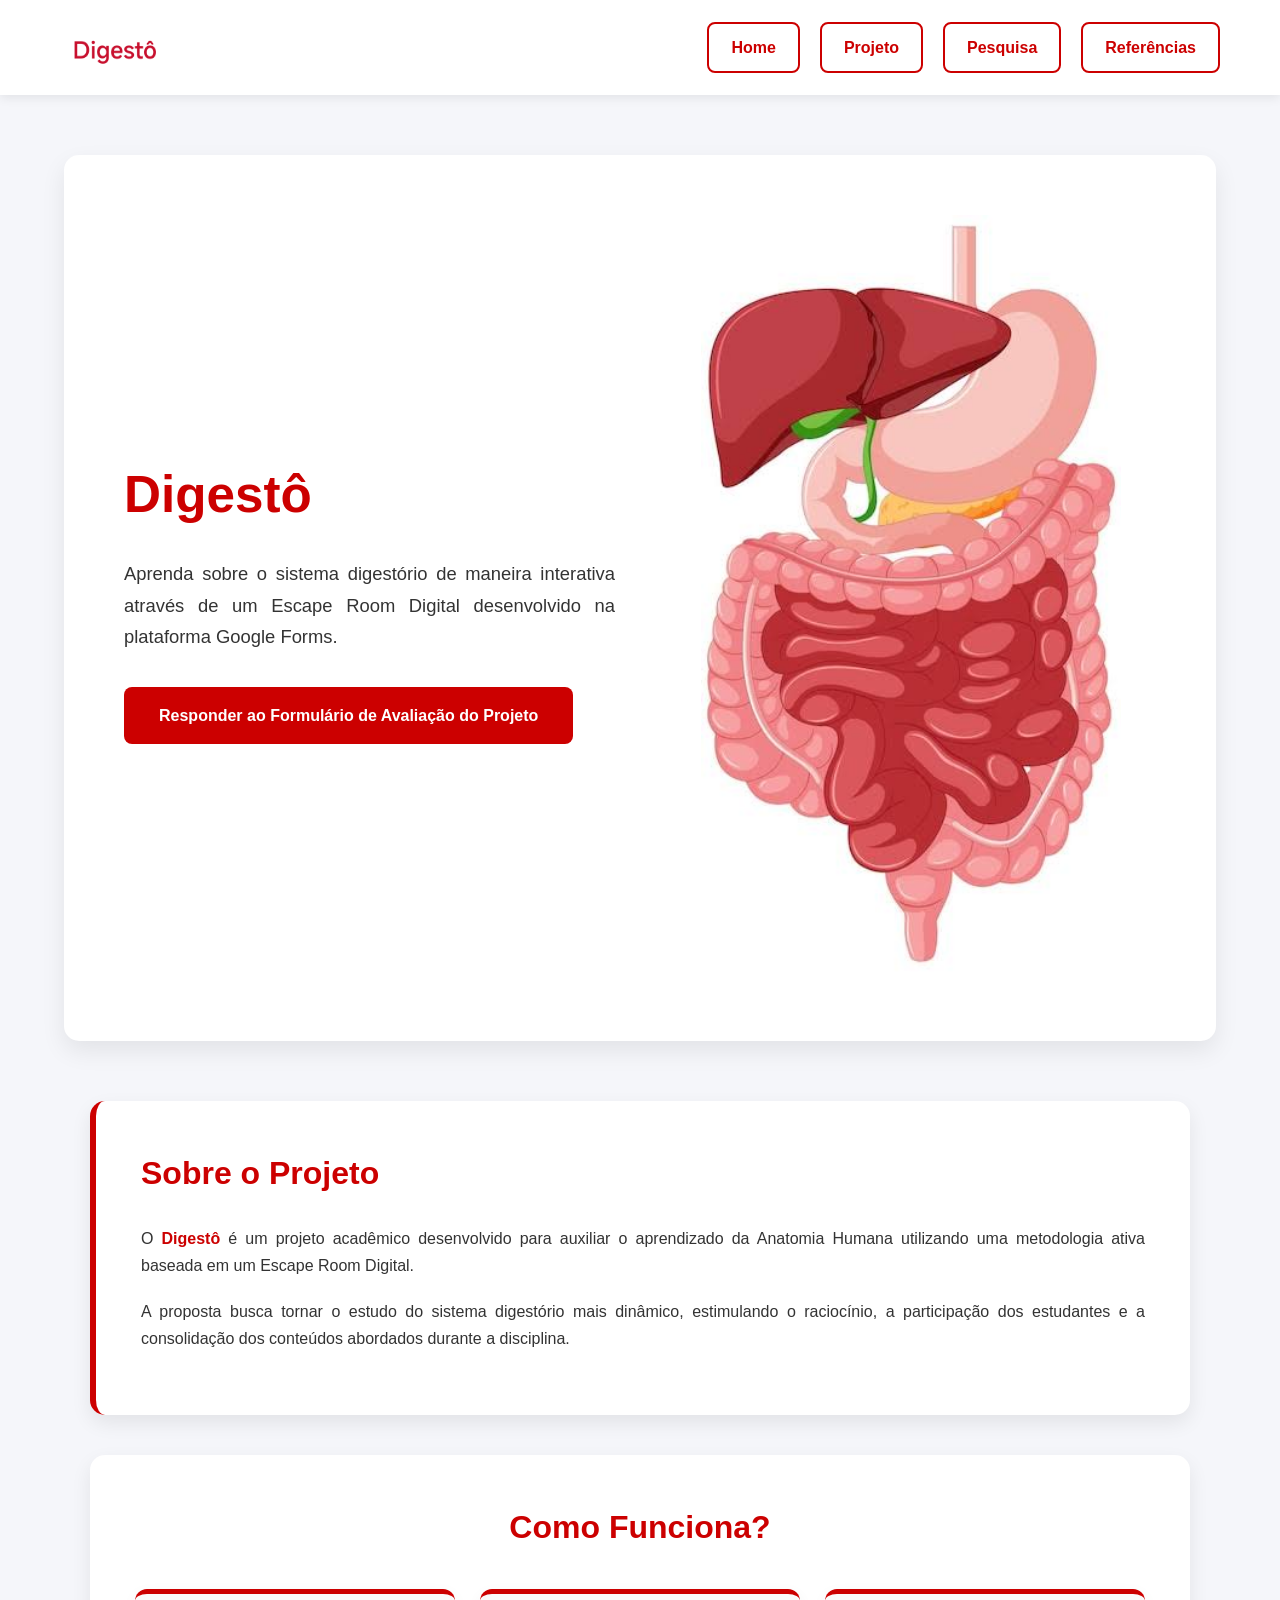
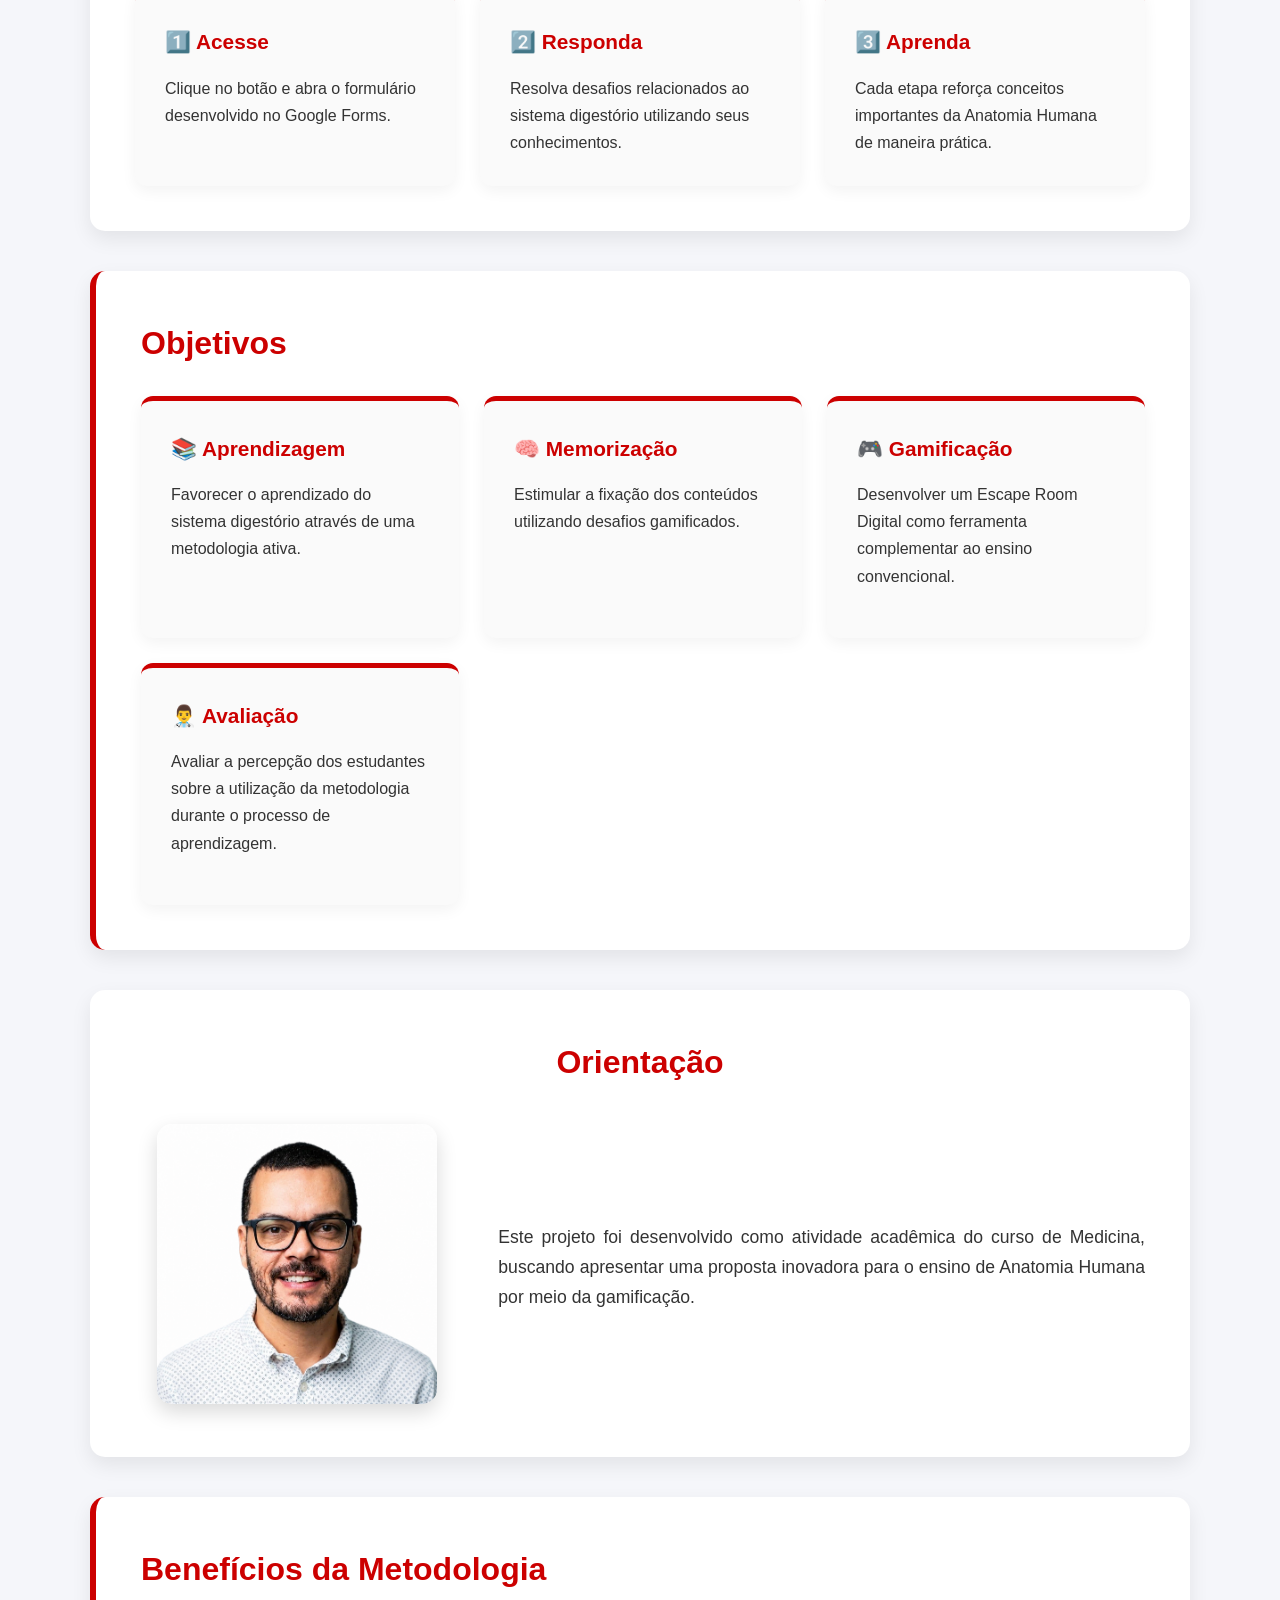
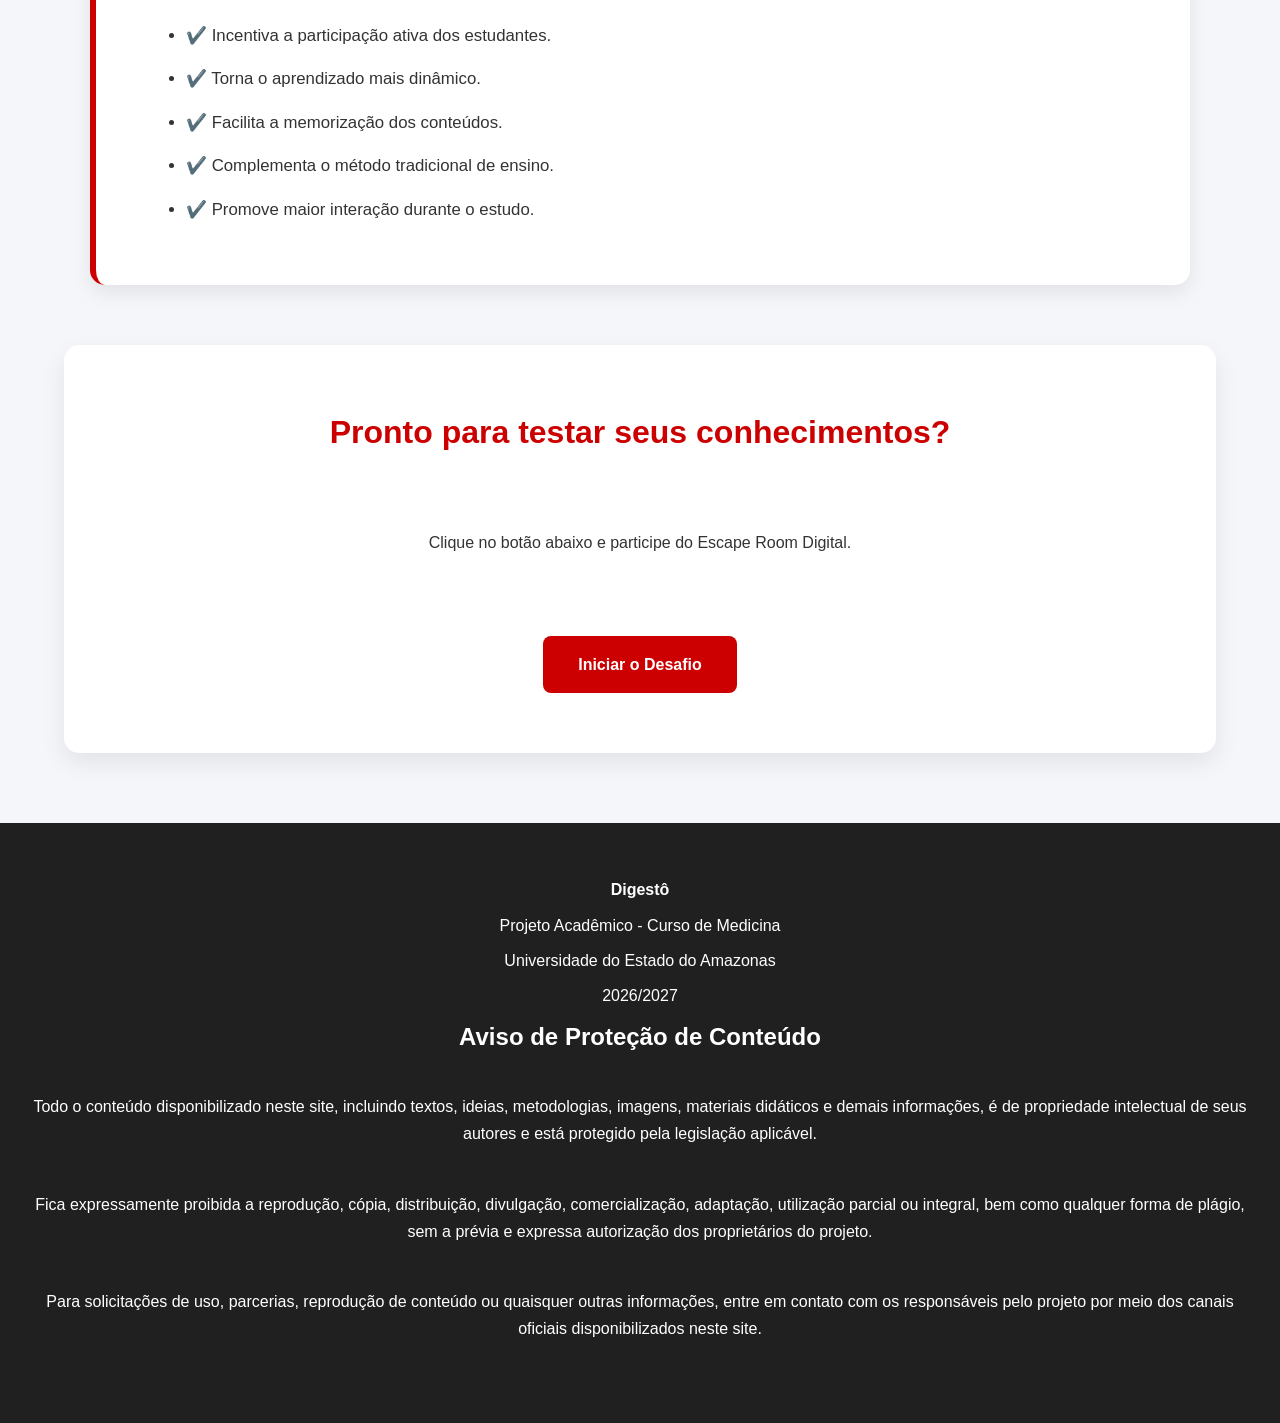
<file: index.html>
<!DOCTYPE html>
<html lang="pt-BR">

<head>
    <meta charset="UTF-8">
    <meta name="viewport" content="width=device-width, initial-scale=1.0">

    <link rel="shortcut icon" href="./img/logo2.png" type="image/x-icon">
    <link rel="stylesheet" href="css/style.css">

    <title>Digestô</title>
</head>

<body>

    <!-- ================= HEADER ================= -->

    <div class="header">

        <img src="./img/logo1.png" alt="Logo Digestô">

        <div id="idmenu">

    <a href="index.html">Home</a>

    <a href="projeto.html">Projeto</a>

    <a href="pesquisa.html">Pesquisa</a>

    <a href="ref.html">Referências</a>

        </div>

    </div>

    <!-- ================= HERO ================= -->

    <div class="hero">

        <div class="heroText">

            <h1>Digestô</h1>

            <p>
                Aprenda sobre o sistema digestório de maneira interativa através
                de um Escape Room Digital desenvolvido na plataforma Google Forms.
            </p>

            <a href="https://docs.google.com/forms/d/e/1FAIpQLSfzvx0nnFHHyaGBIC1v2YDX_rZLnwrY_WbG5e155rUio_P9Bw/viewform?usp=dialog" target="_blank" class="btnForms">
                Responder ao Formulário de Avaliação do Projeto
            </a>

        </div>

        <div class="heroImage">

            <img src="./img/sistema.jpeg" alt="Sistema Digestório">

        </div>

    </div>

    <!-- ================= SOBRE ================= -->

    <div class="content">

        <h1>Sobre o Projeto</h1>

        <p>
            O <strong>Digestô</strong> é um projeto acadêmico desenvolvido para
            auxiliar o aprendizado da Anatomia Humana utilizando uma metodologia
            ativa baseada em um Escape Room Digital.
        </p>

        <p>
            A proposta busca tornar o estudo do sistema digestório mais dinâmico,
            estimulando o raciocínio, a participação dos estudantes e a
            consolidação dos conteúdos abordados durante a disciplina.
        </p>

    </div>

    <!-- ================= COMO FUNCIONA ================= -->

    <div class="importance">

        <h2>Como Funciona?</h2>

        <div class="cards">

            <div class="card">

                <h3>1️⃣ Acesse</h3>

                <p>
                    Clique no botão e abra o formulário desenvolvido no
                    Google Forms.
                </p>

            </div>

            <div class="card">

                <h3>2️⃣ Responda</h3>

                <p>
                    Resolva desafios relacionados ao sistema digestório
                    utilizando seus conhecimentos.
                </p>

            </div>

            <div class="card">

                <h3>3️⃣ Aprenda</h3>

                <p>
                    Cada etapa reforça conceitos importantes da Anatomia
                    Humana de maneira prática.
                </p>

            </div>

        </div>

    </div>

    <!-- ================= OBJETIVOS ================= -->

    <div class="content">

        <h1>Objetivos</h1>

        <div class="cards">

            <div class="card">

                <h3>📚 Aprendizagem</h3>

                <p>
                    Favorecer o aprendizado do sistema digestório através de
                    uma metodologia ativa.
                </p>

            </div>

            <div class="card">

                <h3>🧠 Memorização</h3>

                <p>
                    Estimular a fixação dos conteúdos utilizando desafios
                    gamificados.
                </p>

            </div>

            <div class="card">

                <h3>🎮 Gamificação</h3>

                <p>
                    Desenvolver um Escape Room Digital como ferramenta
                    complementar ao ensino convencional.
                </p>

            </div>

            <div class="card">

                <h3>👨‍⚕️ Avaliação</h3>

                <p>
                    Avaliar a percepção dos estudantes sobre a utilização da
                    metodologia durante o processo de aprendizagem.
                </p>

            </div>

        </div>

    </div>

    <!-- ================= ORIENTAÇÃO ================= -->

    <div class="importance">

        <h2>Orientação</h2>

        <div class="professor">

            <div class="professorImagem">

                <img src="./img/professor.png" alt="Professor">

            </div>

            <div class="professorTexto">

                <p>

                    Este projeto foi desenvolvido como atividade acadêmica do
                    curso de Medicina, buscando apresentar uma proposta
                    inovadora para o ensino de Anatomia Humana por meio da
                    gamificação.

                </p>

            </div>

        </div>

    </div>

    <!-- ================= BENEFÍCIOS ================= -->

    <div class="content">

        <h1>Benefícios da Metodologia</h1>

        <ul>

            <li>✔️ Incentiva a participação ativa dos estudantes.</li>

            <li>✔️ Torna o aprendizado mais dinâmico.</li>

            <li>✔️ Facilita a memorização dos conteúdos.</li>

            <li>✔️ Complementa o método tradicional de ensino.</li>

            <li>✔️ Promove maior interação durante o estudo.</li>

        </ul>

    </div>

    <!-- ================= CHAMADA FINAL ================= -->

    <div class="hero final">

        <h2>Pronto para testar seus conhecimentos?</h2>

        <p>
            Clique no botão abaixo e participe do Escape Room Digital.
        </p>

        <a href="https://docs.google.com/forms/d/e/1FAIpQLSc3nUgdeK5SxL0E9OkEHzzkFjQaqzySazWcM-_DvgQc0S_dGA/viewform?usp=dialog"
            target="_blank"
            class="btnForms">

            Iniciar o Desafio

        </a>

    </div>

    <!-- ================= FOOTER ================= -->

    <div class="footer">

        <p><strong>Digestô</strong></p>

        <p>Projeto Acadêmico - Curso de Medicina</p>

        <p>Universidade do Estado do Amazonas</p>

        <p>2026/2027</p>

        <h2>Aviso de Proteção de Conteúdo </h2><br>

        <p>Todo o conteúdo disponibilizado neste site, incluindo textos, ideias, metodologias, imagens, materiais didáticos e demais informações, é de propriedade intelectual de seus autores e está protegido pela legislação aplicável. </p><br>

        <p>Fica expressamente proibida a reprodução, cópia, distribuição, divulgação, comercialização, adaptação, utilização parcial ou integral, bem como qualquer forma de plágio, sem a prévia e expressa autorização dos proprietários do projeto. </p><br>

        <p>Para solicitações de uso, parcerias, reprodução de conteúdo ou quaisquer outras informações, entre em contato com os responsáveis pelo projeto por meio dos canais oficiais disponibilizados neste site. </p><br


    </div>

</body>

</html>
</file>
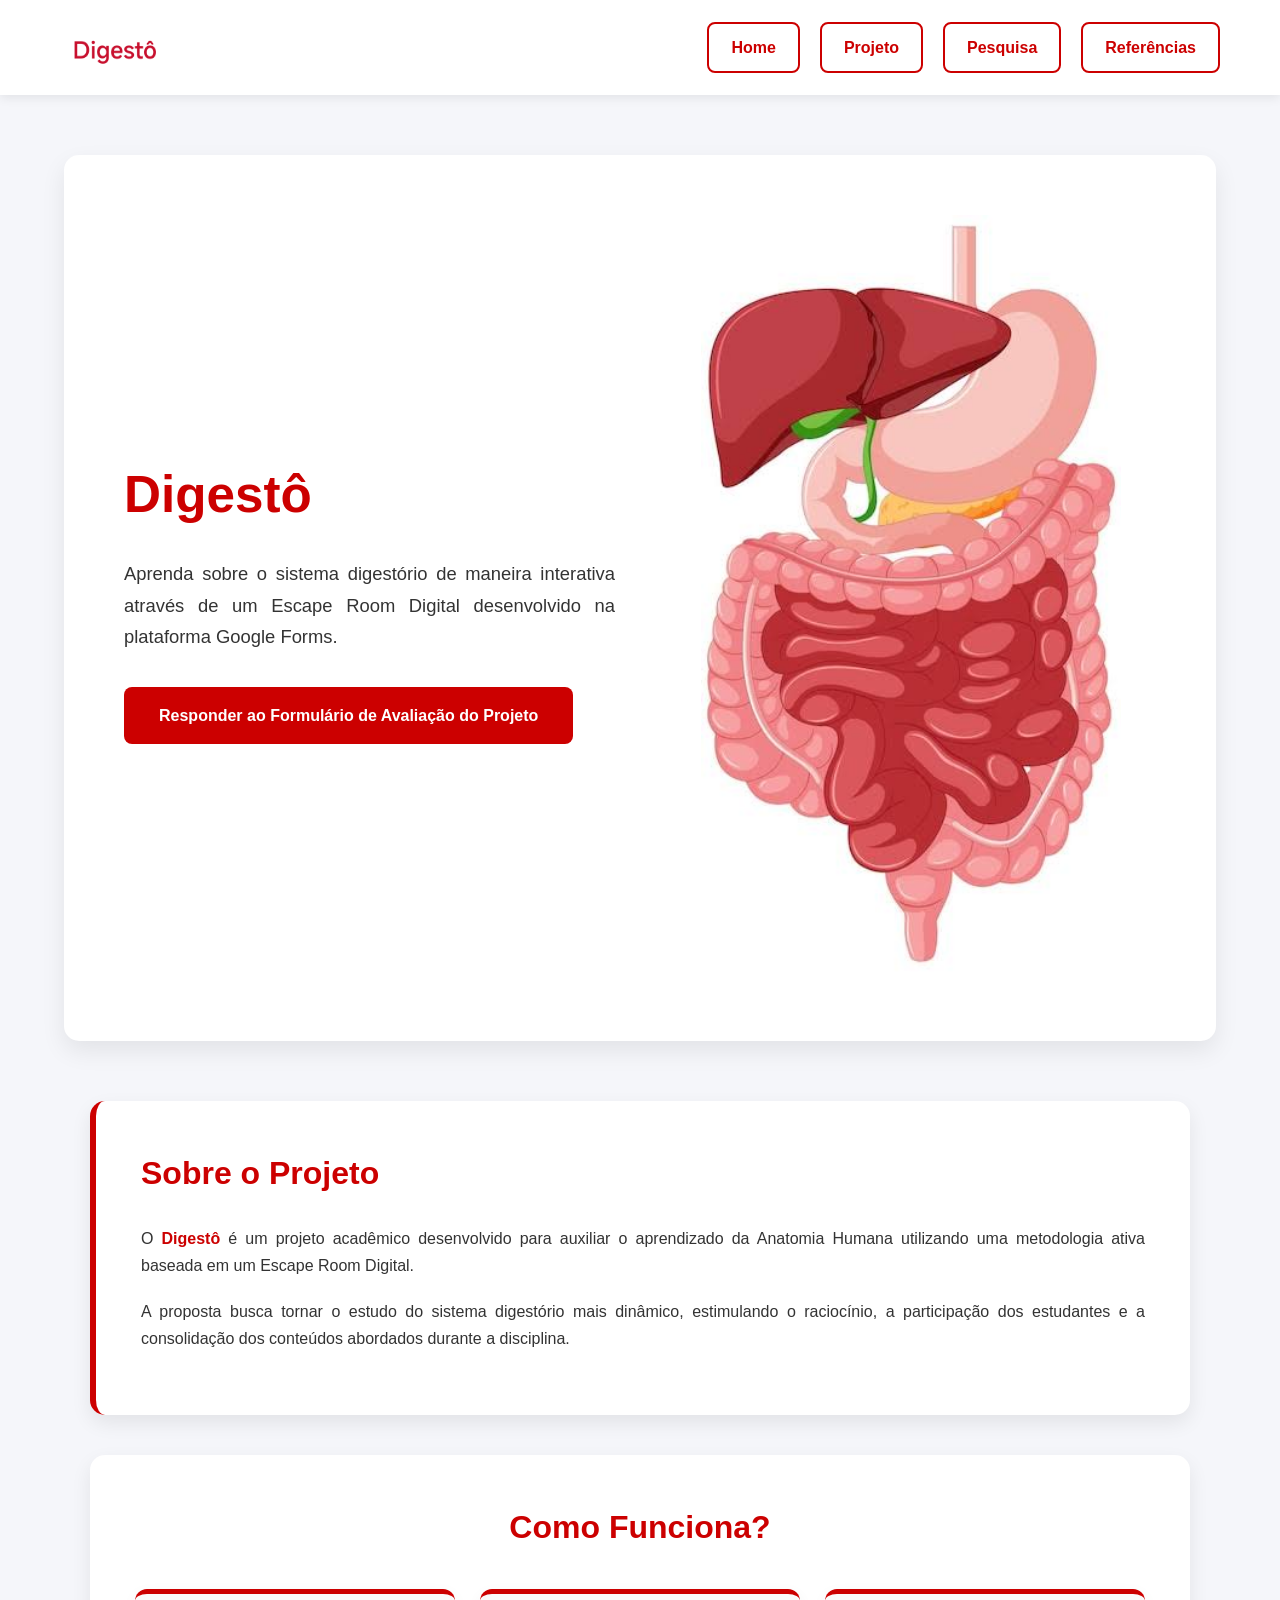
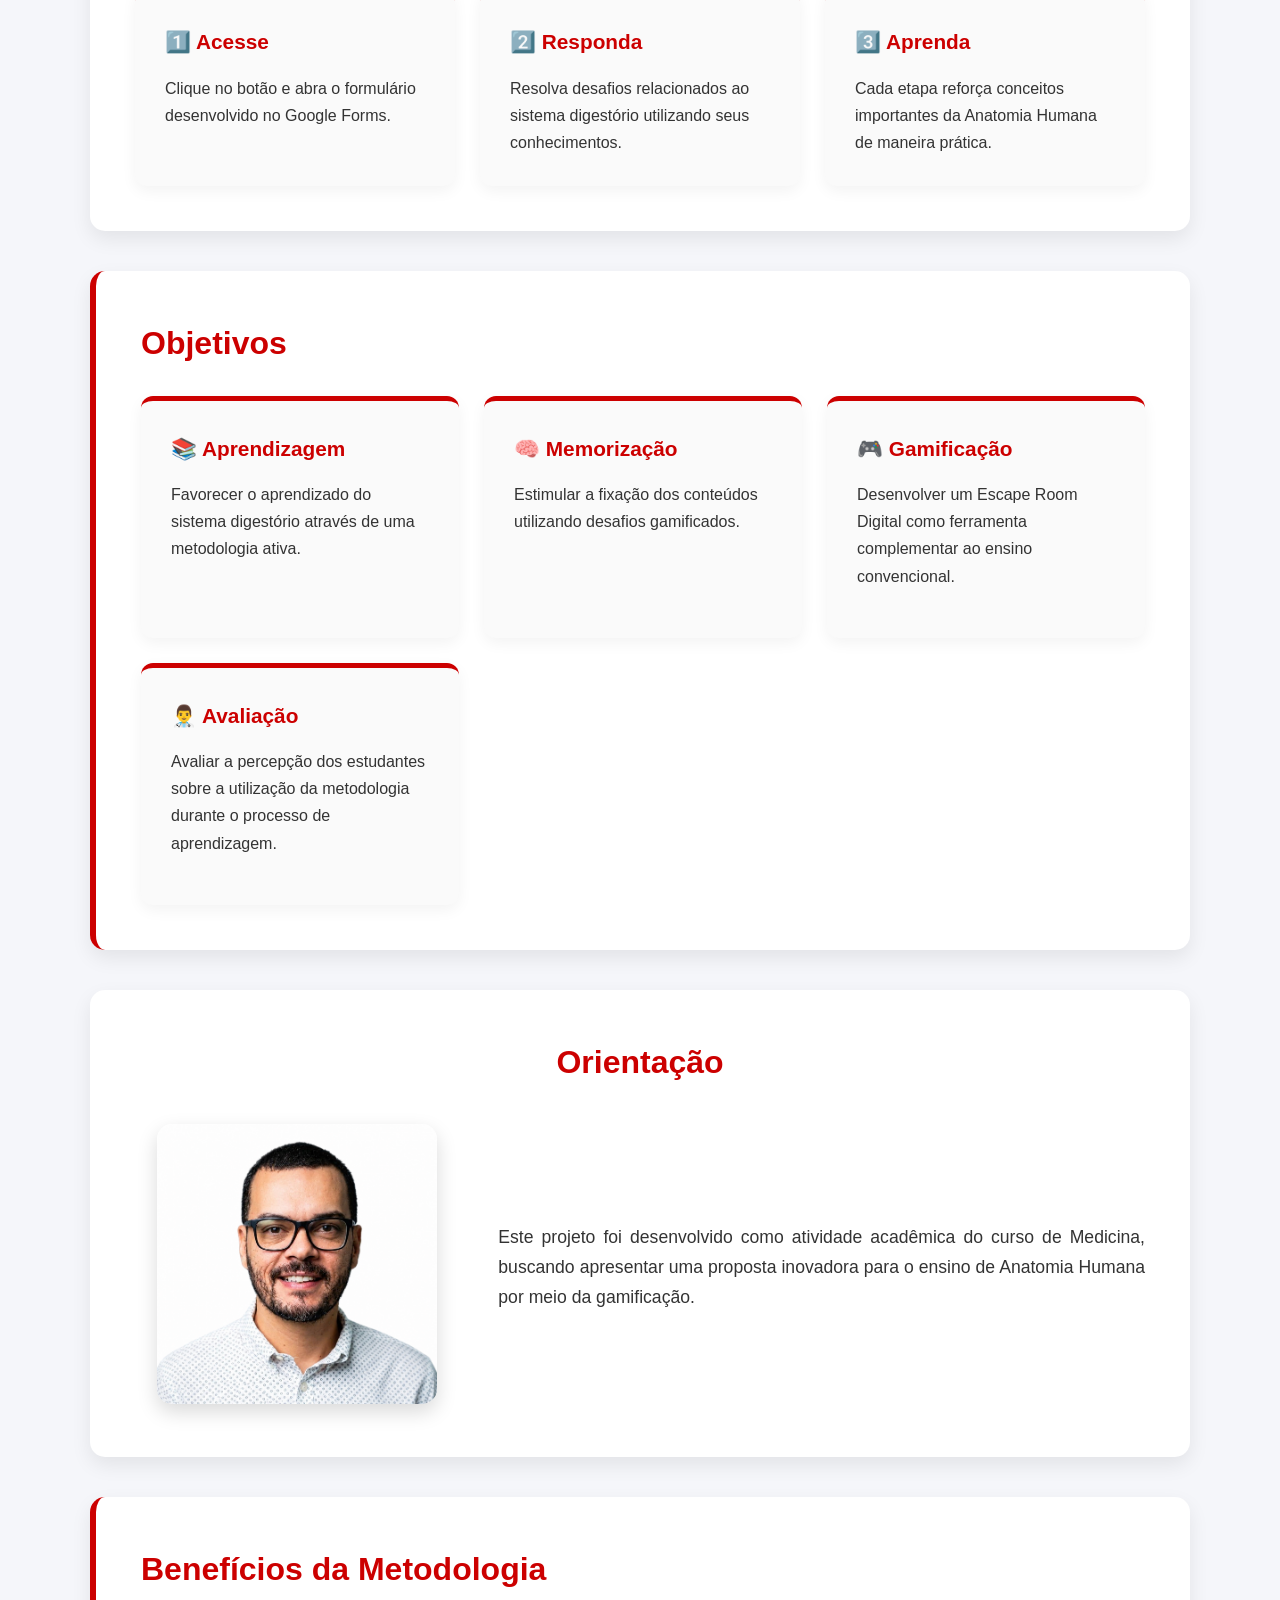
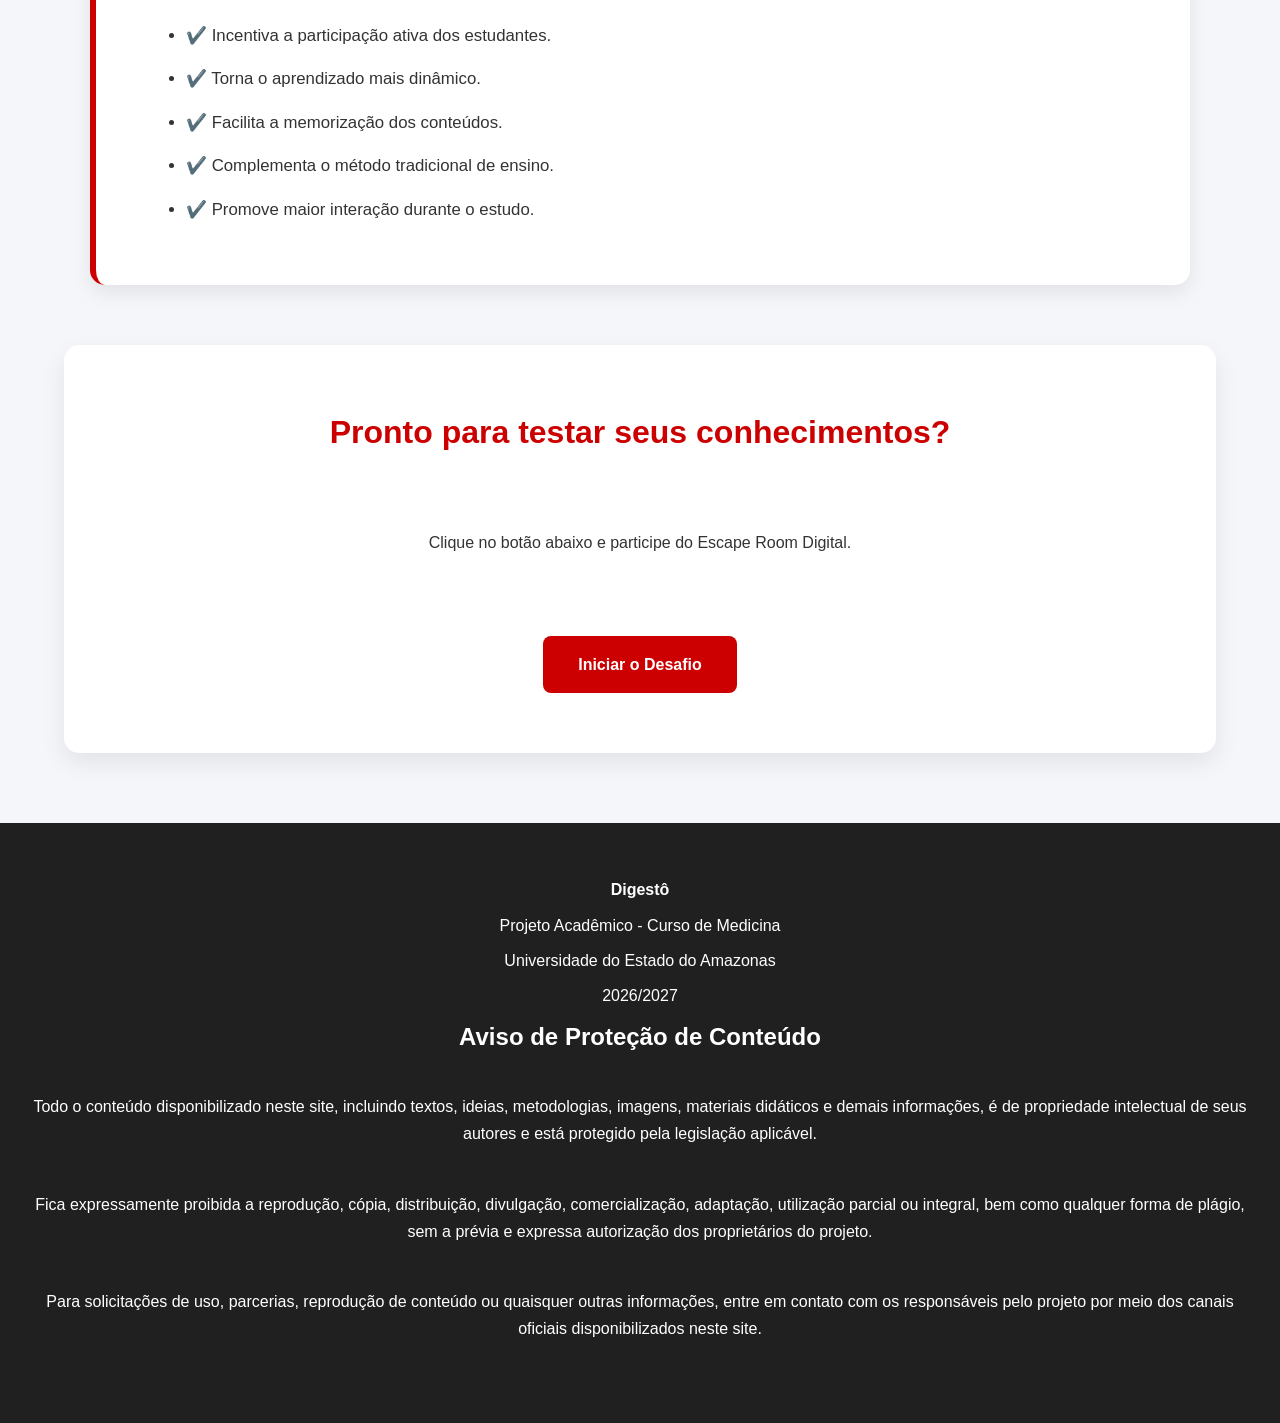
<file: main/index.html>
<!DOCTYPE html>
<html lang="pt-BR">

<head>
    <meta charset="UTF-8">
    <meta name="viewport" content="width=device-width, initial-scale=1.0">

    <link rel="shortcut icon" href="../img/logo2.png" type="image/x-icon">
    <link rel="stylesheet" href="../css/style.css">

    <title>Digestô</title>
</head>

<body>

    <!-- ================= HEADER ================= -->

    <div class="header">

        <img src="../img/logo1.png" alt="Logo Digestô">

        <div id="idmenu">

    <a href="index.html">Home</a>

    <a href="projeto.html">Projeto</a>

    <a href="pesquisa.html">Pesquisa</a>

    <a href="ref.html">Referências</a>

        </div>

    </div>

    <!-- ================= HERO ================= -->

    <div class="hero">

        <div class="heroText">

            <h1>Digestô</h1>

            <p>
                Aprenda sobre o sistema digestório de maneira interativa através
                de um Escape Room Digital desenvolvido na plataforma Google Forms.
            </p>

            <a href="https://docs.google.com/forms/d/e/1FAIpQLSfzvx0nnFHHyaGBIC1v2YDX_rZLnwrY_WbG5e155rUio_P9Bw/viewform?usp=dialog" target="_blank" class="btnForms">
                Responder ao Formulário de Avaliação do Projeto
            </a>

        </div>

        <div class="heroImage">

            <img src="../img/sistema.jpeg" alt="Sistema Digestório">

        </div>

    </div>

    <!-- ================= SOBRE ================= -->

    <div class="content">

        <h1>Sobre o Projeto</h1>

        <p>
            O <strong>Digestô</strong> é um projeto acadêmico desenvolvido para
            auxiliar o aprendizado da Anatomia Humana utilizando uma metodologia
            ativa baseada em um Escape Room Digital.
        </p>

        <p>
            A proposta busca tornar o estudo do sistema digestório mais dinâmico,
            estimulando o raciocínio, a participação dos estudantes e a
            consolidação dos conteúdos abordados durante a disciplina.
        </p>

    </div>

    <!-- ================= COMO FUNCIONA ================= -->

    <div class="importance">

        <h2>Como Funciona?</h2>

        <div class="cards">

            <div class="card">

                <h3>1️⃣ Acesse</h3>

                <p>
                    Clique no botão e abra o formulário desenvolvido no
                    Google Forms.
                </p>

            </div>

            <div class="card">

                <h3>2️⃣ Responda</h3>

                <p>
                    Resolva desafios relacionados ao sistema digestório
                    utilizando seus conhecimentos.
                </p>

            </div>

            <div class="card">

                <h3>3️⃣ Aprenda</h3>

                <p>
                    Cada etapa reforça conceitos importantes da Anatomia
                    Humana de maneira prática.
                </p>

            </div>

        </div>

    </div>

    <!-- ================= OBJETIVOS ================= -->

    <div class="content">

        <h1>Objetivos</h1>

        <div class="cards">

            <div class="card">

                <h3>📚 Aprendizagem</h3>

                <p>
                    Favorecer o aprendizado do sistema digestório através de
                    uma metodologia ativa.
                </p>

            </div>

            <div class="card">

                <h3>🧠 Memorização</h3>

                <p>
                    Estimular a fixação dos conteúdos utilizando desafios
                    gamificados.
                </p>

            </div>

            <div class="card">

                <h3>🎮 Gamificação</h3>

                <p>
                    Desenvolver um Escape Room Digital como ferramenta
                    complementar ao ensino convencional.
                </p>

            </div>

            <div class="card">

                <h3>👨‍⚕️ Avaliação</h3>

                <p>
                    Avaliar a percepção dos estudantes sobre a utilização da
                    metodologia durante o processo de aprendizagem.
                </p>

            </div>

        </div>

    </div>

    <!-- ================= ORIENTAÇÃO ================= -->

    <div class="importance">

        <h2>Orientação</h2>

        <div class="professor">

            <div class="professorImagem">

                <img src="../img/professor.png" alt="Professor">

            </div>

            <div class="professorTexto">

                <p>

                    Este projeto foi desenvolvido como atividade acadêmica do
                    curso de Medicina, buscando apresentar uma proposta
                    inovadora para o ensino de Anatomia Humana por meio da
                    gamificação.

                </p>

            </div>

        </div>

    </div>

    <!-- ================= BENEFÍCIOS ================= -->

    <div class="content">

        <h1>Benefícios da Metodologia</h1>

        <ul>

            <li>✔️ Incentiva a participação ativa dos estudantes.</li>

            <li>✔️ Torna o aprendizado mais dinâmico.</li>

            <li>✔️ Facilita a memorização dos conteúdos.</li>

            <li>✔️ Complementa o método tradicional de ensino.</li>

            <li>✔️ Promove maior interação durante o estudo.</li>

        </ul>

    </div>

    <!-- ================= CHAMADA FINAL ================= -->

    <div class="hero final">

        <h2>Pronto para testar seus conhecimentos?</h2>

        <p>
            Clique no botão abaixo e participe do Escape Room Digital.
        </p>

        <a href="https://docs.google.com/forms/d/e/1FAIpQLSc3nUgdeK5SxL0E9OkEHzzkFjQaqzySazWcM-_DvgQc0S_dGA/viewform?usp=dialog"
            target="_blank"
            class="btnForms">

            Iniciar o Desafio

        </a>

    </div>

    <!-- ================= FOOTER ================= -->

    <div class="footer">

        <p><strong>Digestô</strong></p>

        <p>Projeto Acadêmico - Curso de Medicina</p>

        <p>Universidade do Estado do Amazonas</p>

        <p>2026/2027</p>

        <h2>Aviso de Proteção de Conteúdo </h2><br>

        <p>Todo o conteúdo disponibilizado neste site, incluindo textos, ideias, metodologias, imagens, materiais didáticos e demais informações, é de propriedade intelectual de seus autores e está protegido pela legislação aplicável. </p><br>

        <p>Fica expressamente proibida a reprodução, cópia, distribuição, divulgação, comercialização, adaptação, utilização parcial ou integral, bem como qualquer forma de plágio, sem a prévia e expressa autorização dos proprietários do projeto. </p><br>

        <p>Para solicitações de uso, parcerias, reprodução de conteúdo ou quaisquer outras informações, entre em contato com os responsáveis pelo projeto por meio dos canais oficiais disponibilizados neste site. </p><br


    </div>

</body>

</html>
</file>
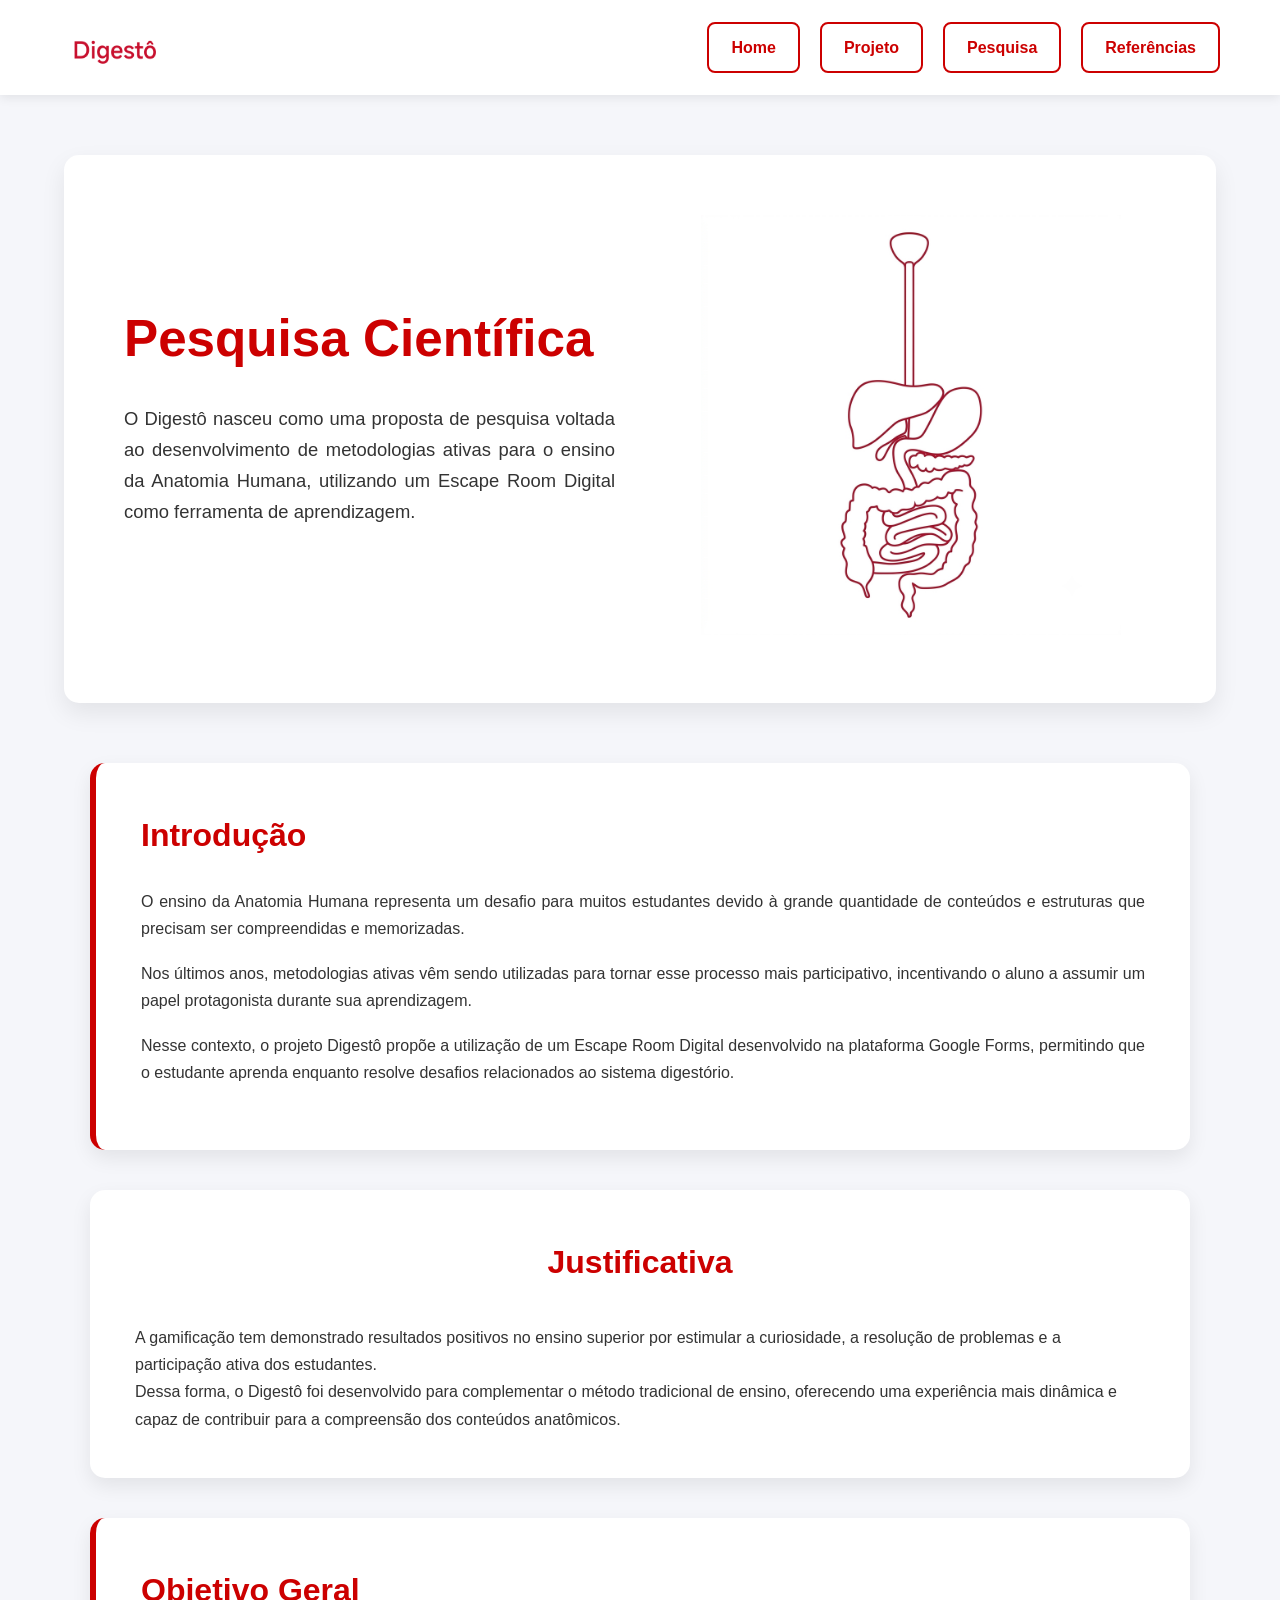
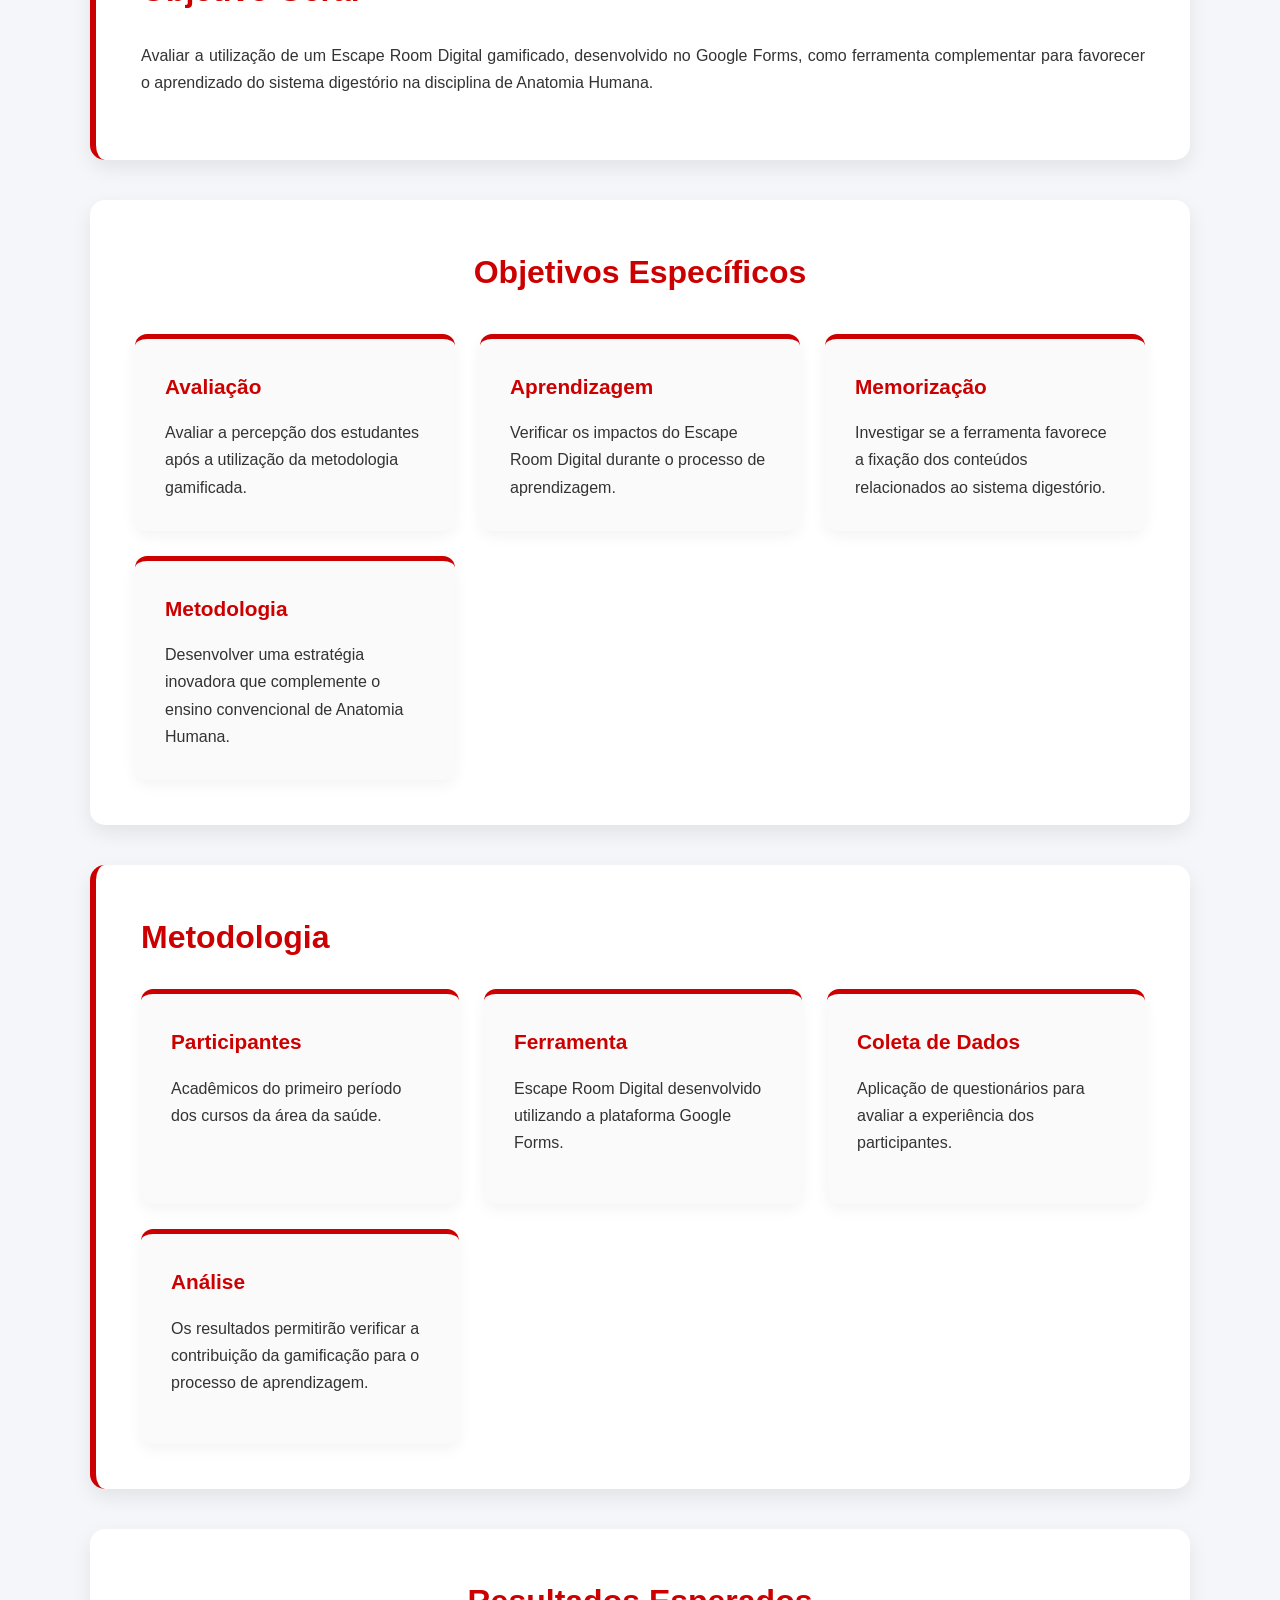
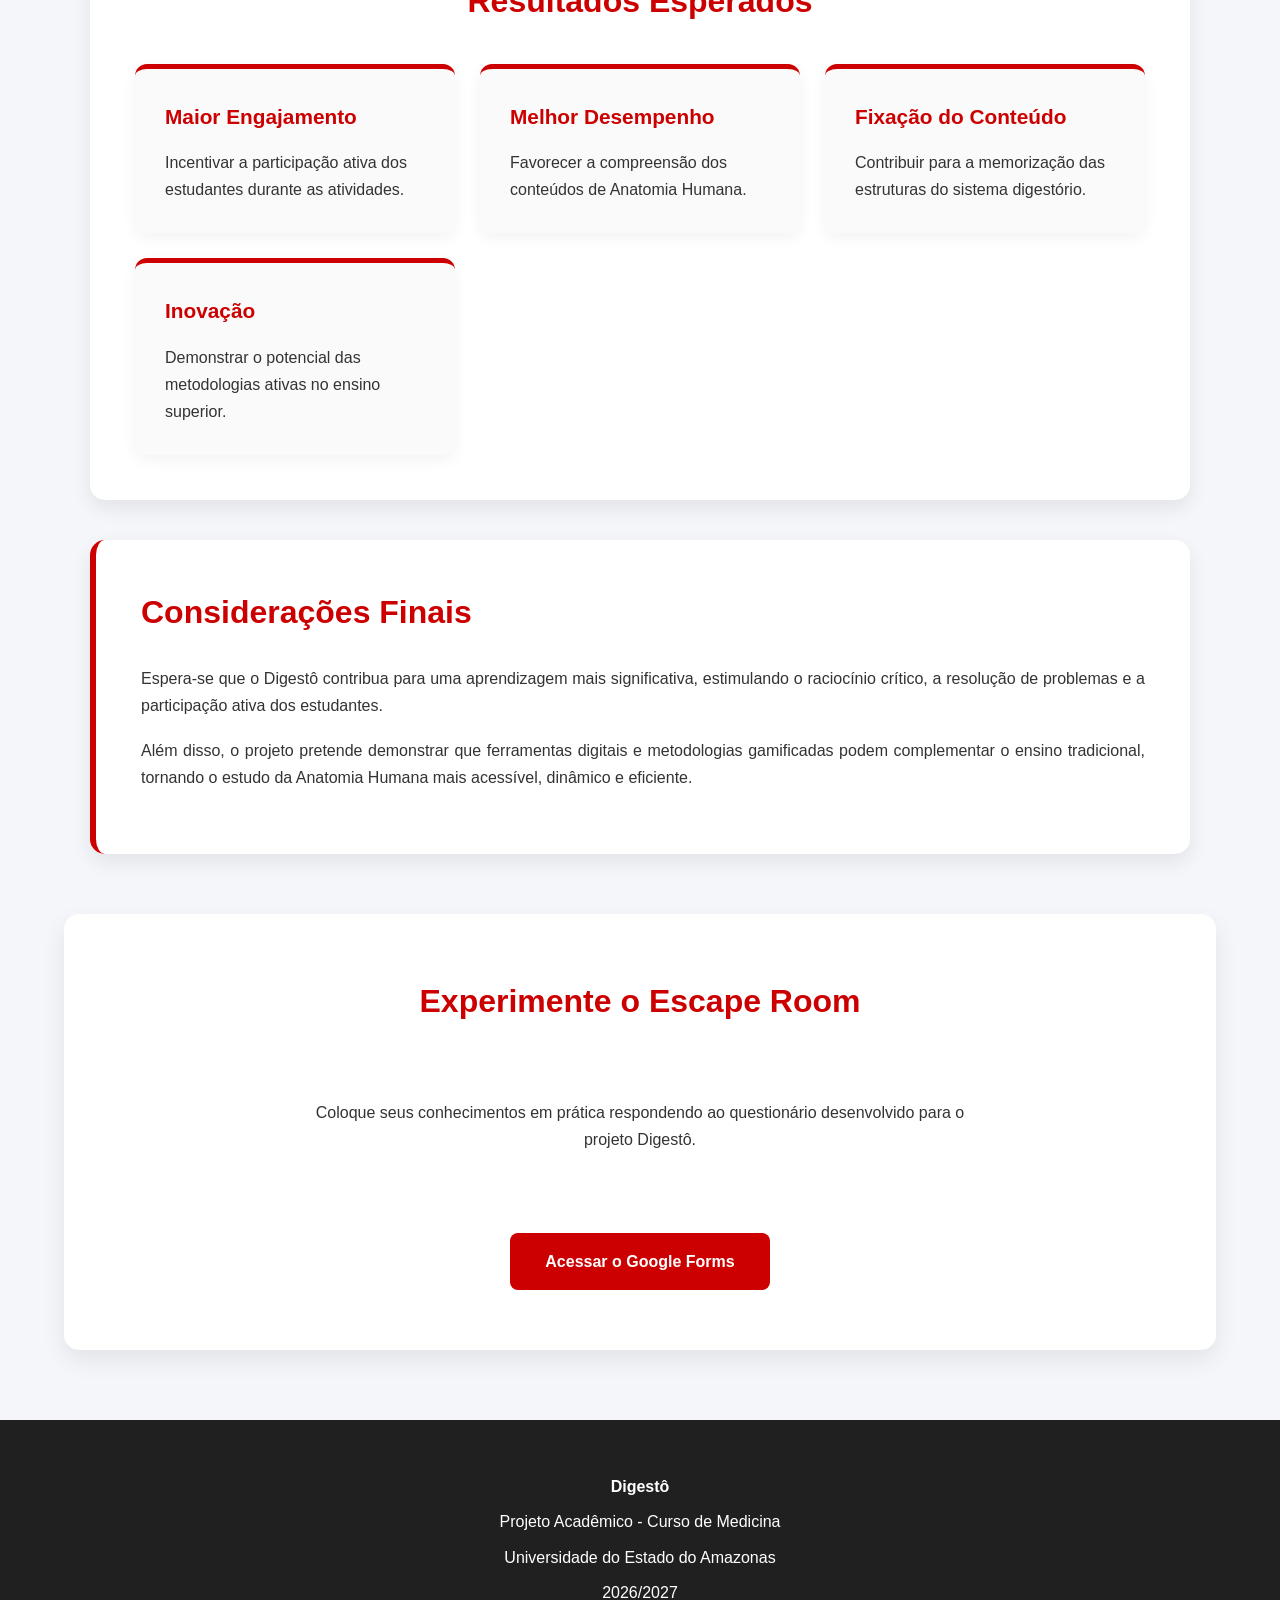
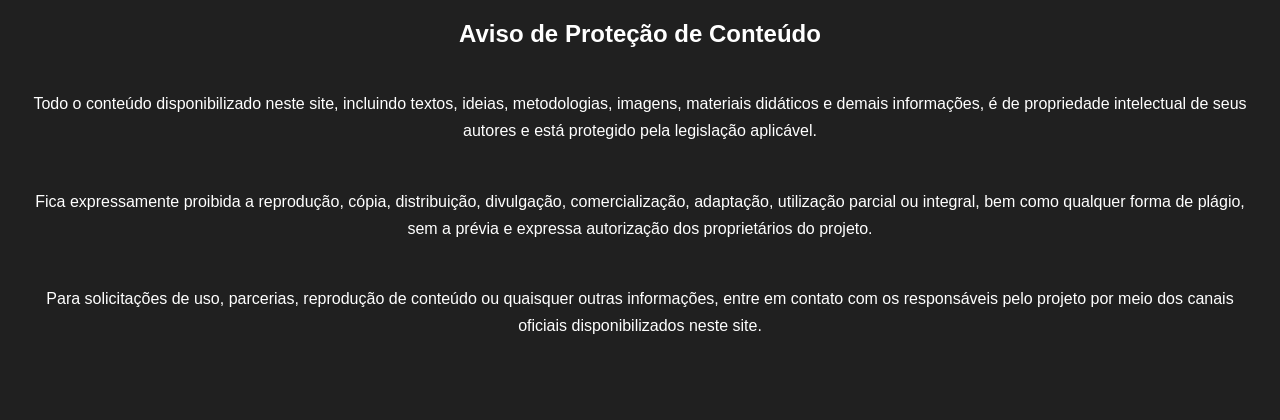
<file: pesquisa.html>
<!DOCTYPE html>
<html lang="pt-BR">

<head>

    <meta charset="UTF-8">
    <meta name="viewport" content="width=device-width, initial-scale=1.0">

    <link rel="shortcut icon" href="./img/logo2.png" type="image/x-icon">
    <link rel="stylesheet" href="css/style.css">

    <title>Digestô</title>

</head>

<body>

    <!-- ================= HEADER ================= -->

    <div class="header">

        <img src="./img/logo1.png" alt="Logo Digestô">

        <div id="idmenu">

    <a href="index.html">Home</a>

    <a href="projeto.html">Projeto</a>

    <a href="pesquisa.html">Pesquisa</a>

    <a href="ref.html">Referências</a>

        </div>

    </div>

    <!-- ================= HERO ================= -->

    <div class="hero">

        <div class="heroText">

            <h1>Pesquisa Científica</h1>

            <p>

                O Digestô nasceu como uma proposta de pesquisa voltada ao
                desenvolvimento de metodologias ativas para o ensino da
                Anatomia Humana, utilizando um Escape Room Digital como
                ferramenta de aprendizagem.

            </p>

        </div>

        <div class="heroImage">

            <img src="./img/sistema2.png" alt="Pesquisa">

        </div>

    </div>

    <!-- ================= INTRODUÇÃO ================= -->

    <div class="content">

        <h1>Introdução</h1>

        <p>

            O ensino da Anatomia Humana representa um desafio para muitos
            estudantes devido à grande quantidade de conteúdos e estruturas
            que precisam ser compreendidas e memorizadas.

        </p>

        <p>

            Nos últimos anos, metodologias ativas vêm sendo utilizadas para
            tornar esse processo mais participativo, incentivando o aluno a
            assumir um papel protagonista durante sua aprendizagem.

        </p>

        <p>

            Nesse contexto, o projeto Digestô propõe a utilização de um
            Escape Room Digital desenvolvido na plataforma Google Forms,
            permitindo que o estudante aprenda enquanto resolve desafios
            relacionados ao sistema digestório.

        </p>

    </div>

    <!-- ================= JUSTIFICATIVA ================= -->

    <div class="importance">

        <h2>Justificativa</h2>

        <p>

            A gamificação tem demonstrado resultados positivos no ensino
            superior por estimular a curiosidade, a resolução de problemas
            e a participação ativa dos estudantes.

        </p>

        <p>

            Dessa forma, o Digestô foi desenvolvido para complementar o
            método tradicional de ensino, oferecendo uma experiência mais
            dinâmica e capaz de contribuir para a compreensão dos conteúdos
            anatômicos.

        </p>

    </div>

    <!-- ================= OBJETIVO GERAL ================= -->

    <div class="content">

        <h1>Objetivo Geral</h1>

        <p>

            Avaliar a utilização de um Escape Room Digital gamificado,
            desenvolvido no Google Forms, como ferramenta complementar para
            favorecer o aprendizado do sistema digestório na disciplina de
            Anatomia Humana.

        </p>

    </div>

    <!-- ================= OBJETIVOS ESPECÍFICOS ================= -->

    <div class="importance">

        <h2>Objetivos Específicos</h2>

        <div class="cards">

            <div class="card">

                <h3>Avaliação</h3>

                <p>

                    Avaliar a percepção dos estudantes após a utilização da
                    metodologia gamificada.

                </p>

            </div>

            <div class="card">

                <h3>Aprendizagem</h3>

                <p>

                    Verificar os impactos do Escape Room Digital durante o
                    processo de aprendizagem.

                </p>

            </div>

            <div class="card">

                <h3>Memorização</h3>

                <p>

                    Investigar se a ferramenta favorece a fixação dos
                    conteúdos relacionados ao sistema digestório.

                </p>

            </div>

            <div class="card">

                <h3>Metodologia</h3>

                <p>

                    Desenvolver uma estratégia inovadora que complemente o
                    ensino convencional de Anatomia Humana.

                </p>

            </div>

        </div>

    </div>

    <!-- ================= METODOLOGIA ================= -->

    <div class="content">

        <h1>Metodologia</h1>

        <div class="cards">

            <div class="card">

                <h3>Participantes</h3>

                <p>

                    Acadêmicos do primeiro período dos cursos da área da
                    saúde.

                </p>

            </div>

            <div class="card">

                <h3>Ferramenta</h3>

                <p>

                    Escape Room Digital desenvolvido utilizando a
                    plataforma Google Forms.

                </p>

            </div>

            <div class="card">

                <h3>Coleta de Dados</h3>

                <p>

                    Aplicação de questionários para avaliar a experiência
                    dos participantes.

                </p>

            </div>

            <div class="card">

                <h3>Análise</h3>

                <p>

                    Os resultados permitirão verificar a contribuição da
                    gamificação para o processo de aprendizagem.

                </p>

            </div>

        </div>

    </div>

    <!-- ================= RESULTADOS ESPERADOS ================= -->

    <div class="importance">

        <h2>Resultados Esperados</h2>

        <div class="cards">

            <div class="card">

                <h3>Maior Engajamento</h3>

                <p>

                    Incentivar a participação ativa dos estudantes durante
                    as atividades.

                </p>

            </div>

            <div class="card">

                <h3>Melhor Desempenho</h3>

                <p>

                    Favorecer a compreensão dos conteúdos de Anatomia
                    Humana.

                </p>

            </div>

            <div class="card">

                <h3>Fixação do Conteúdo</h3>

                <p>

                    Contribuir para a memorização das estruturas do sistema
                    digestório.

                </p>

            </div>

            <div class="card">

                <h3>Inovação</h3>

                <p>

                    Demonstrar o potencial das metodologias ativas no
                    ensino superior.

                </p>

            </div>

        </div>

    </div>

    <!-- ================= CONCLUSÃO ================= -->

    <div class="content">

        <h1>Considerações Finais</h1>

        <p>

            Espera-se que o Digestô contribua para uma aprendizagem mais
            significativa, estimulando o raciocínio crítico, a resolução
            de problemas e a participação ativa dos estudantes.

        </p>

        <p>

            Além disso, o projeto pretende demonstrar que ferramentas
            digitais e metodologias gamificadas podem complementar o
            ensino tradicional, tornando o estudo da Anatomia Humana mais
            acessível, dinâmico e eficiente.

        </p>

    </div>

    <!-- ================= BOTÃO ================= -->

    <div class="hero final">

        <h2>Experimente o Escape Room</h2>

        <p>

            Coloque seus conhecimentos em prática respondendo ao
            questionário desenvolvido para o projeto Digestô.

        </p>

        <a href="https://docs.google.com/forms/d/e/1FAIpQLSc3nUgdeK5SxL0E9OkEHzzkFjQaqzySazWcM-_DvgQc0S_dGA/viewform?usp=dialog"
           target="_blank"
           class="btnForms">

            Acessar o Google Forms

        </a>

    </div>

    <!-- ================= FOOTER ================= -->

    <div class="footer">

        <p><strong>Digestô</strong></p>

        <p>Projeto Acadêmico - Curso de Medicina</p>

        <p>Universidade do Estado do Amazonas</p>

        <p>2026/2027</p>

        <h2>Aviso de Proteção de Conteúdo </h2><br>

        <p>Todo o conteúdo disponibilizado neste site, incluindo textos, ideias, metodologias, imagens, materiais didáticos e demais informações, é de propriedade intelectual de seus autores e está protegido pela legislação aplicável. </p><br>

        <p>Fica expressamente proibida a reprodução, cópia, distribuição, divulgação, comercialização, adaptação, utilização parcial ou integral, bem como qualquer forma de plágio, sem a prévia e expressa autorização dos proprietários do projeto. </p><br>

        <p>Para solicitações de uso, parcerias, reprodução de conteúdo ou quaisquer outras informações, entre em contato com os responsáveis pelo projeto por meio dos canais oficiais disponibilizados neste site. </p><br


    </div>

</body>

</html>
</file>
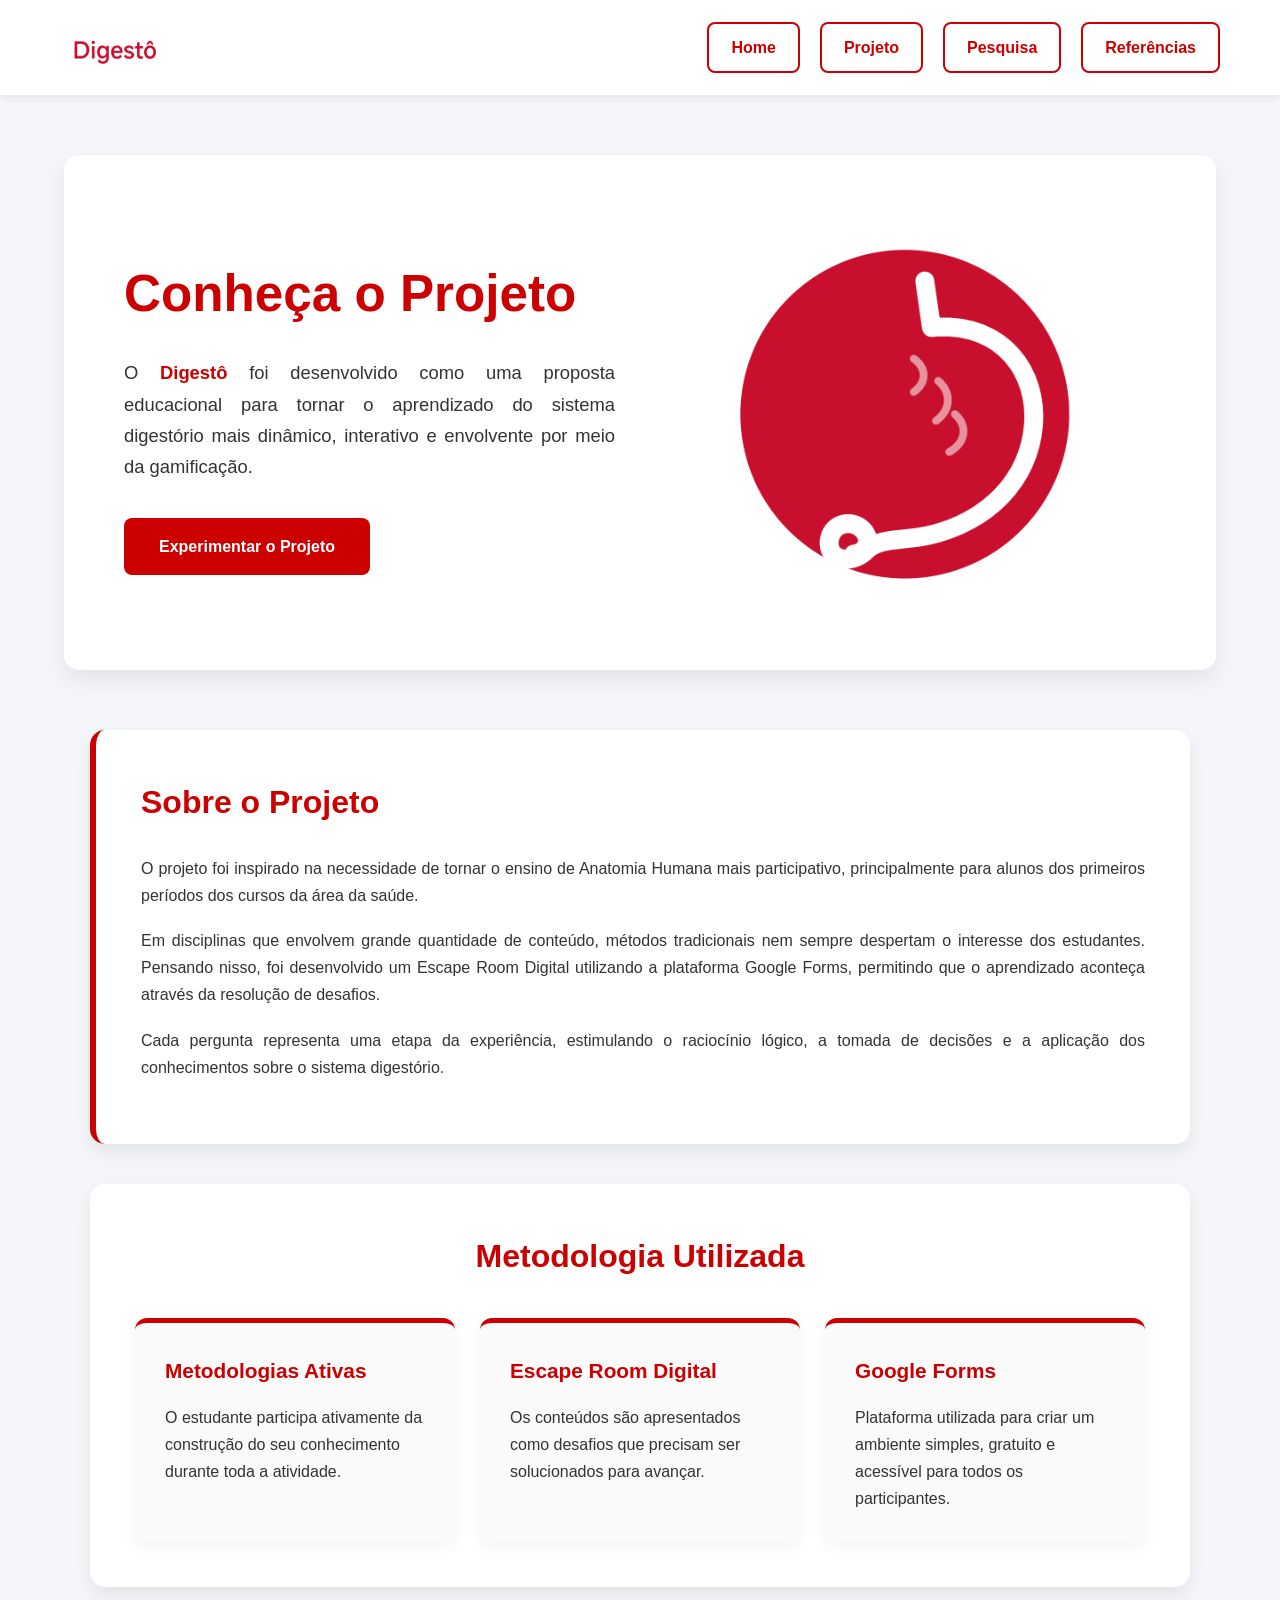
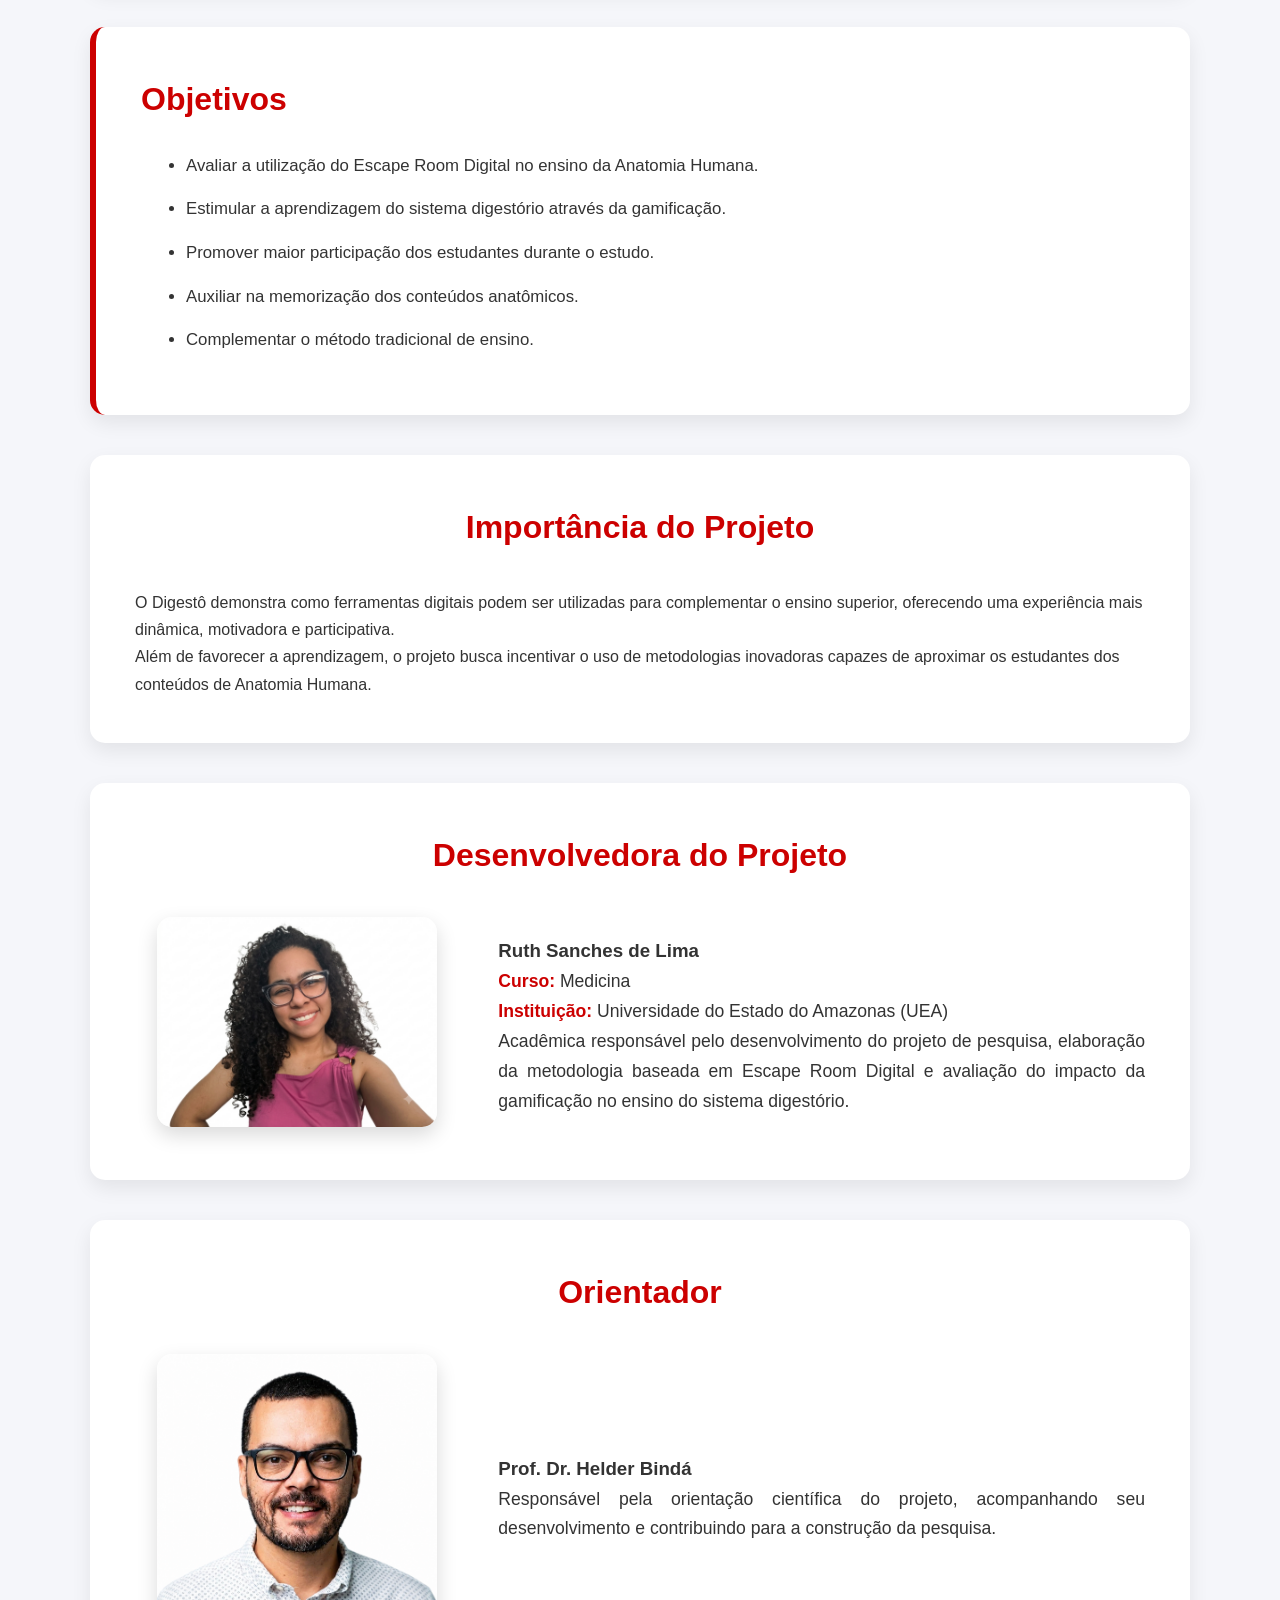
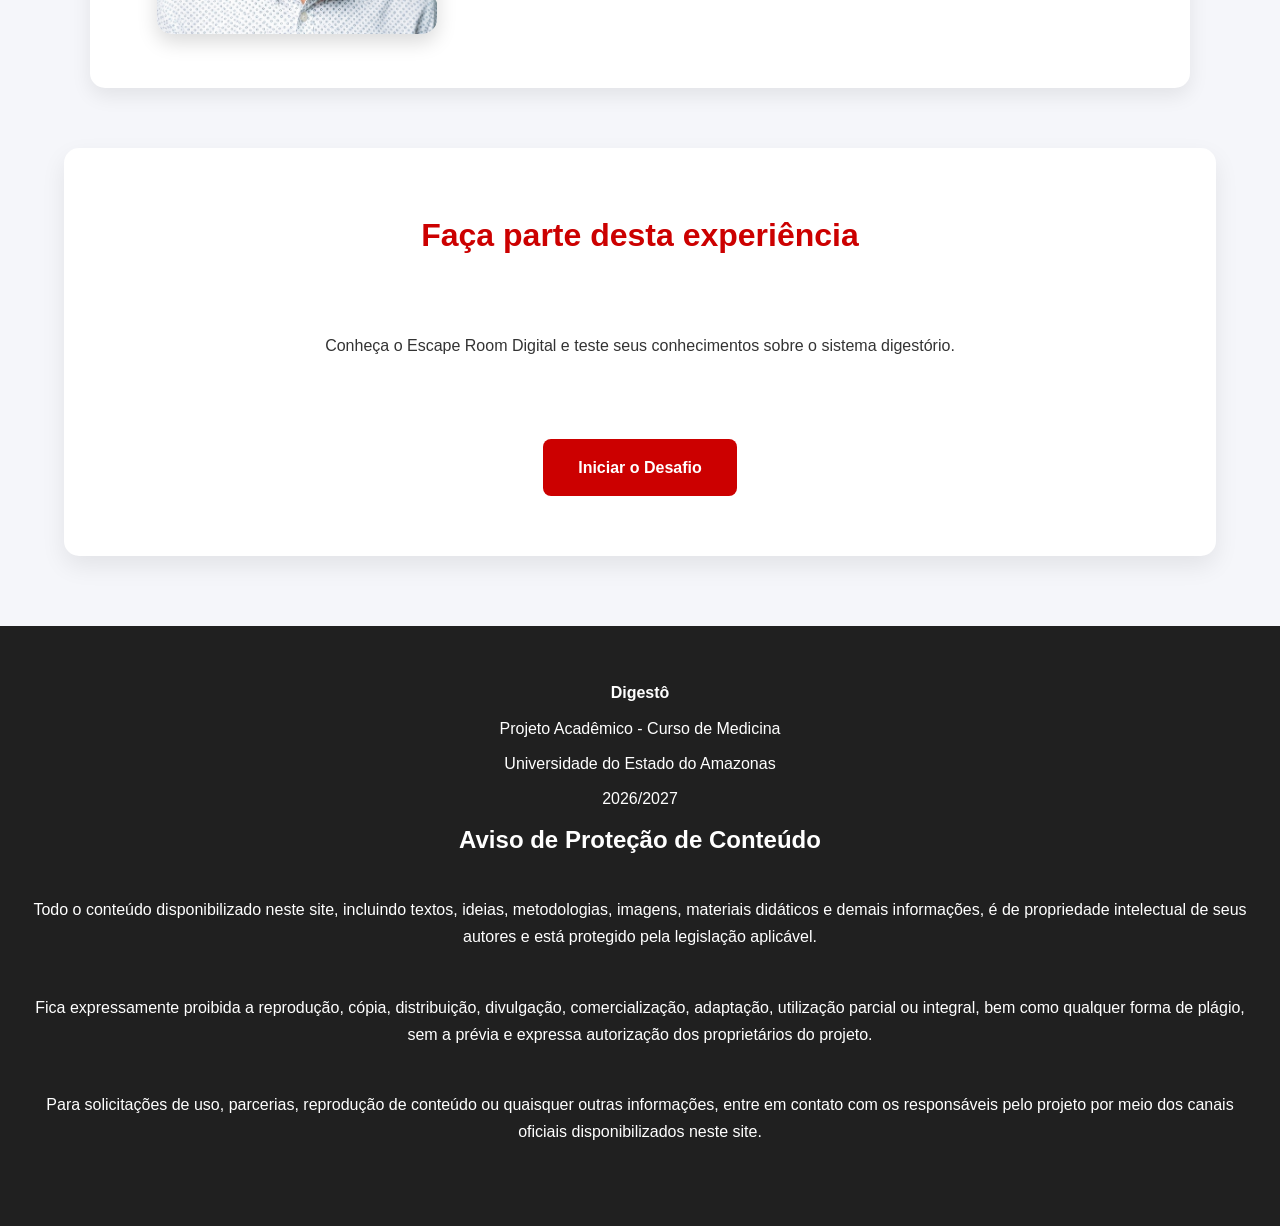
<file: projeto.html>
<!DOCTYPE html>
<html lang="pt-BR">

<head>

    <meta charset="UTF-8">
    <meta name="viewport" content="width=device-width, initial-scale=1.0">

    <link rel="shortcut icon" href="./img/logo2.png" type="image/x-icon">
    <link rel="stylesheet" href="css/style.css">

    <title>Digestô</title>

</head>

<body>

    <!-- HEADER -->

    <div class="header">

        <img src="./img/logo1.png" alt="Logo">

        <div id="idmenu">

    <a href="index.html">Home</a>

    <a href="projeto.html">Projeto</a>

    <a href="pesquisa.html">Pesquisa</a>

    <a href="ref.html">Referências</a>

        </div>

    </div>

    <!-- APRESENTAÇÃO -->

    <div class="hero">

        <div class="heroText">

            <h1>Conheça o Projeto</h1>

            <p>

                O <strong>Digestô</strong> foi desenvolvido como uma proposta
                educacional para tornar o aprendizado do sistema digestório
                mais dinâmico, interativo e envolvente por meio da
                gamificação.

            </p>

            <a href="https://docs.google.com/forms/d/e/1FAIpQLSc3nUgdeK5SxL0E9OkEHzzkFjQaqzySazWcM-_DvgQc0S_dGA/viewform?usp=dialog" class="btnForms" target="_blank">
                Experimentar o Projeto
            </a>

        </div>

        <div class="heroImage">

            <img src="./img/logo2.png" alt="Sistema Digestório">

        </div>

    </div>

    <!-- SOBRE -->

    <div class="content">

        <h1>Sobre o Projeto</h1>

        <p>

            O projeto foi inspirado na necessidade de tornar o ensino de
            Anatomia Humana mais participativo, principalmente para alunos
            dos primeiros períodos dos cursos da área da saúde.

        </p>

        <p>

            Em disciplinas que envolvem grande quantidade de conteúdo,
            métodos tradicionais nem sempre despertam o interesse dos
            estudantes. Pensando nisso, foi desenvolvido um Escape Room
            Digital utilizando a plataforma Google Forms, permitindo que o
            aprendizado aconteça através da resolução de desafios.

        </p>

        <p>

            Cada pergunta representa uma etapa da experiência, estimulando
            o raciocínio lógico, a tomada de decisões e a aplicação dos
            conhecimentos sobre o sistema digestório.

        </p>

    </div>

    <!-- METODOLOGIA -->

    <div class="importance">

        <h2>Metodologia Utilizada</h2>

        <div class="cards">

            <div class="card">

                <h3>Metodologias Ativas</h3>

                <p>

                    O estudante participa ativamente da construção do seu
                    conhecimento durante toda a atividade.

                </p>

            </div>

            <div class="card">

                <h3>Escape Room Digital</h3>

                <p>

                    Os conteúdos são apresentados como desafios que precisam
                    ser solucionados para avançar.

                </p>

            </div>

            <div class="card">

                <h3>Google Forms</h3>

                <p>

                    Plataforma utilizada para criar um ambiente simples,
                    gratuito e acessível para todos os participantes.

                </p>

            </div>

        </div>

    </div>

    <!-- OBJETIVOS -->

    <div class="content">

        <h1>Objetivos</h1>

        <ul>

            <li>Avaliar a utilização do Escape Room Digital no ensino da Anatomia Humana.</li>

            <li>Estimular a aprendizagem do sistema digestório através da gamificação.</li>

            <li>Promover maior participação dos estudantes durante o estudo.</li>

            <li>Auxiliar na memorização dos conteúdos anatômicos.</li>

            <li>Complementar o método tradicional de ensino.</li>

        </ul>

    </div>

    <!-- IMPORTÂNCIA -->

    <div class="importance">

        <h2>Importância do Projeto</h2>

        <p>

            O Digestô demonstra como ferramentas digitais podem ser utilizadas
            para complementar o ensino superior, oferecendo uma experiência
            mais dinâmica, motivadora e participativa.

        </p>

        <p>

            Além de favorecer a aprendizagem, o projeto busca incentivar o uso
            de metodologias inovadoras capazes de aproximar os estudantes dos
            conteúdos de Anatomia Humana.

        </p>

    </div>

    <!-- DESENVOLVEDORA -->

    <div class="importance">

        <h2>Desenvolvedora do Projeto</h2>

        <div class="professor">

            <div class="professorImagem">

                <img src="./img/ruth.png" alt="Ruth">

            </div>

            <div class="professorTexto">

                <h3>Ruth Sanches de Lima</h3>

                <p><strong>Curso:</strong> Medicina</p>

                <p><strong>Instituição:</strong> Universidade do Estado do Amazonas (UEA)</p>

                <p>

                    Acadêmica responsável pelo desenvolvimento do projeto de
                    pesquisa, elaboração da metodologia baseada em Escape Room
                    Digital e avaliação do impacto da gamificação no ensino do
                    sistema digestório.

                </p>

            </div>

        </div>

    </div>

    <!-- ORIENTADOR -->

    <div class="importance">

        <h2>Orientador</h2>

        <div class="professor">

            <div class="professorImagem">

                <img src="./img/professor.png" alt="Professor">

            </div>

            <div class="professorTexto">

                <h3>Prof. Dr. Helder Bindá</h3>

                <p>

                    Responsável pela orientação científica do projeto,
                    acompanhando seu desenvolvimento e contribuindo para a
                    construção da pesquisa.

                </p>

            </div>

        </div>

    </div>

    <!-- FINAL -->

    <div class="hero final">

        <h2>Faça parte desta experiência</h2>

        <p>

            Conheça o Escape Room Digital e teste seus conhecimentos sobre o
            sistema digestório.

        </p>

        <a href="https://docs.google.com/forms/d/e/1FAIpQLSc3nUgdeK5SxL0E9OkEHzzkFjQaqzySazWcM-_DvgQc0S_dGA/viewform?usp=dialog" class="btnForms" target="_blank">

            Iniciar o Desafio

        </a>

    </div>

    <!-- FOOTER -->

    <div class="footer">

        <p><strong>Digestô</strong></p>

        <p>Projeto Acadêmico - Curso de Medicina</p>

        <p>Universidade do Estado do Amazonas</p>

        <p>2026/2027</p>

        <h2>Aviso de Proteção de Conteúdo </h2><br>

        <p>Todo o conteúdo disponibilizado neste site, incluindo textos, ideias, metodologias, imagens, materiais didáticos e demais informações, é de propriedade intelectual de seus autores e está protegido pela legislação aplicável. </p><br>

        <p>Fica expressamente proibida a reprodução, cópia, distribuição, divulgação, comercialização, adaptação, utilização parcial ou integral, bem como qualquer forma de plágio, sem a prévia e expressa autorização dos proprietários do projeto. </p><br>

        <p>Para solicitações de uso, parcerias, reprodução de conteúdo ou quaisquer outras informações, entre em contato com os responsáveis pelo projeto por meio dos canais oficiais disponibilizados neste site. </p><br


    </div>

</body>

</html>
</file>
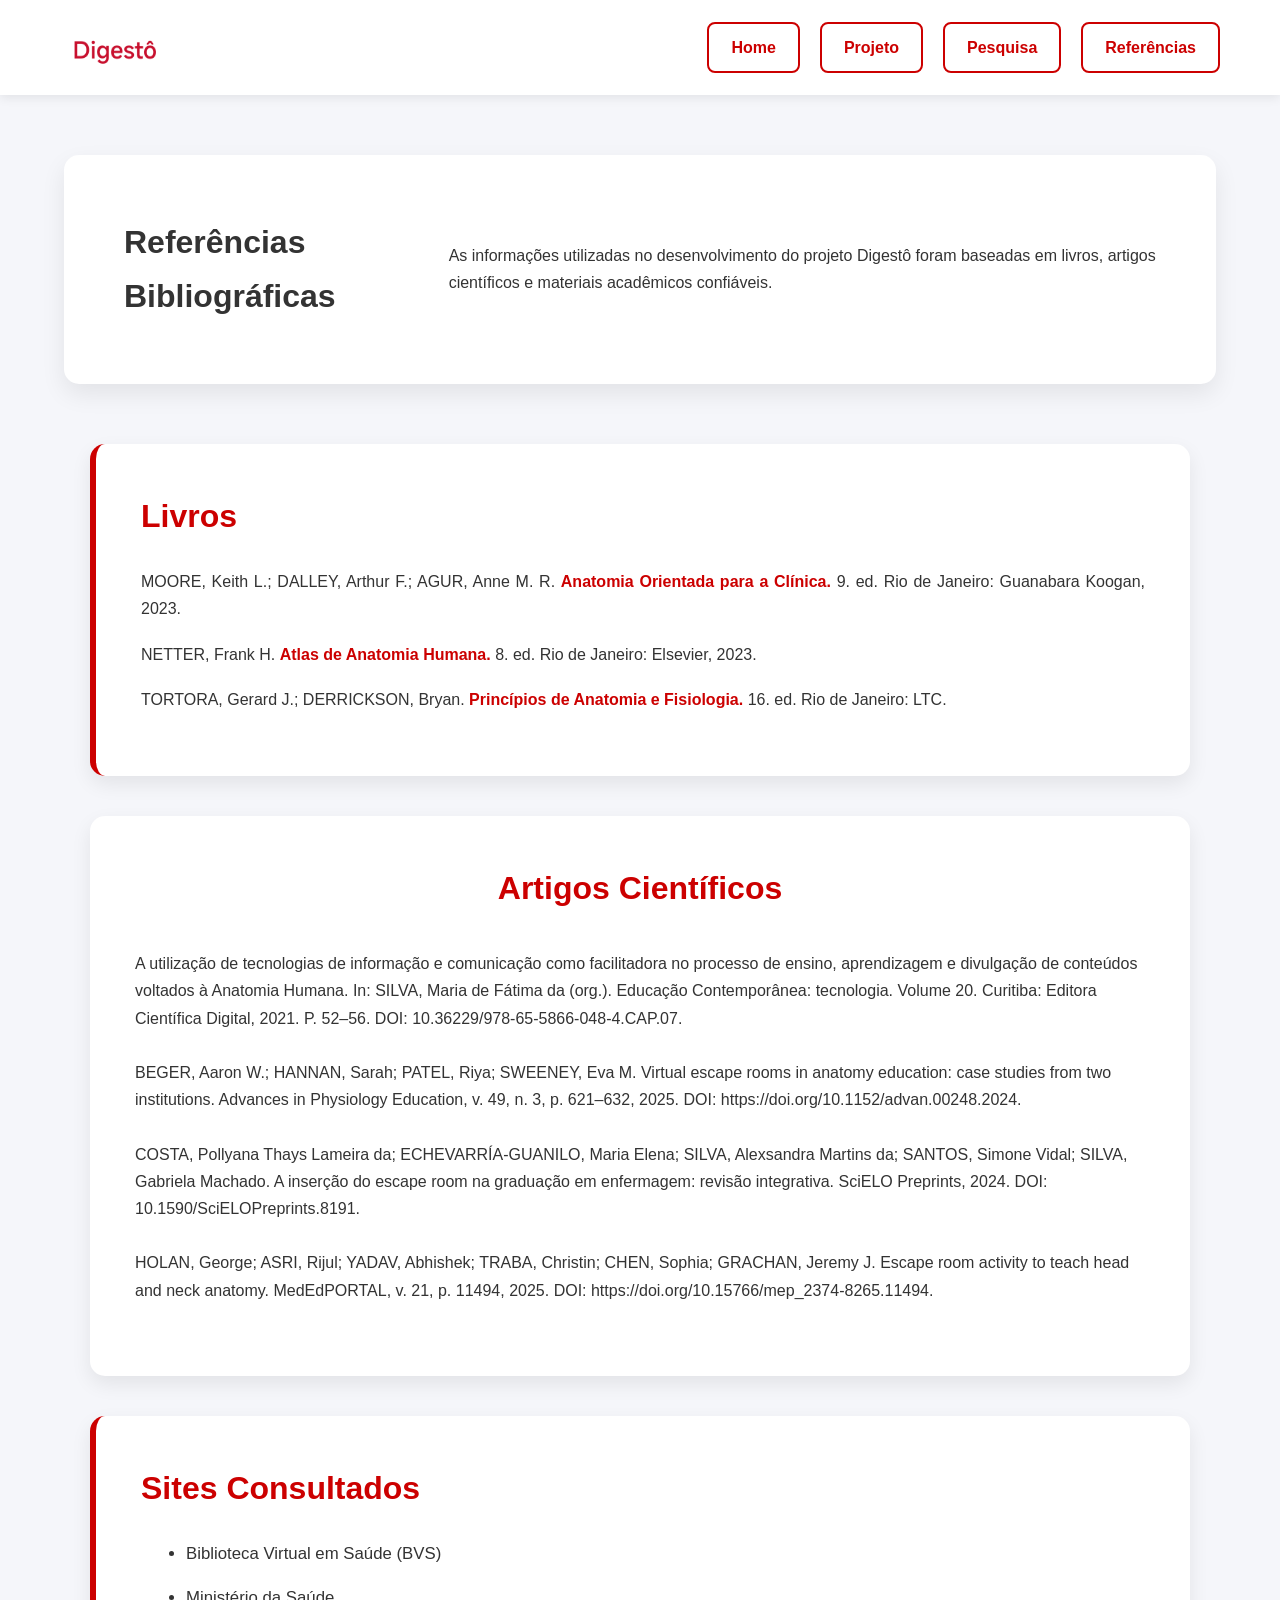
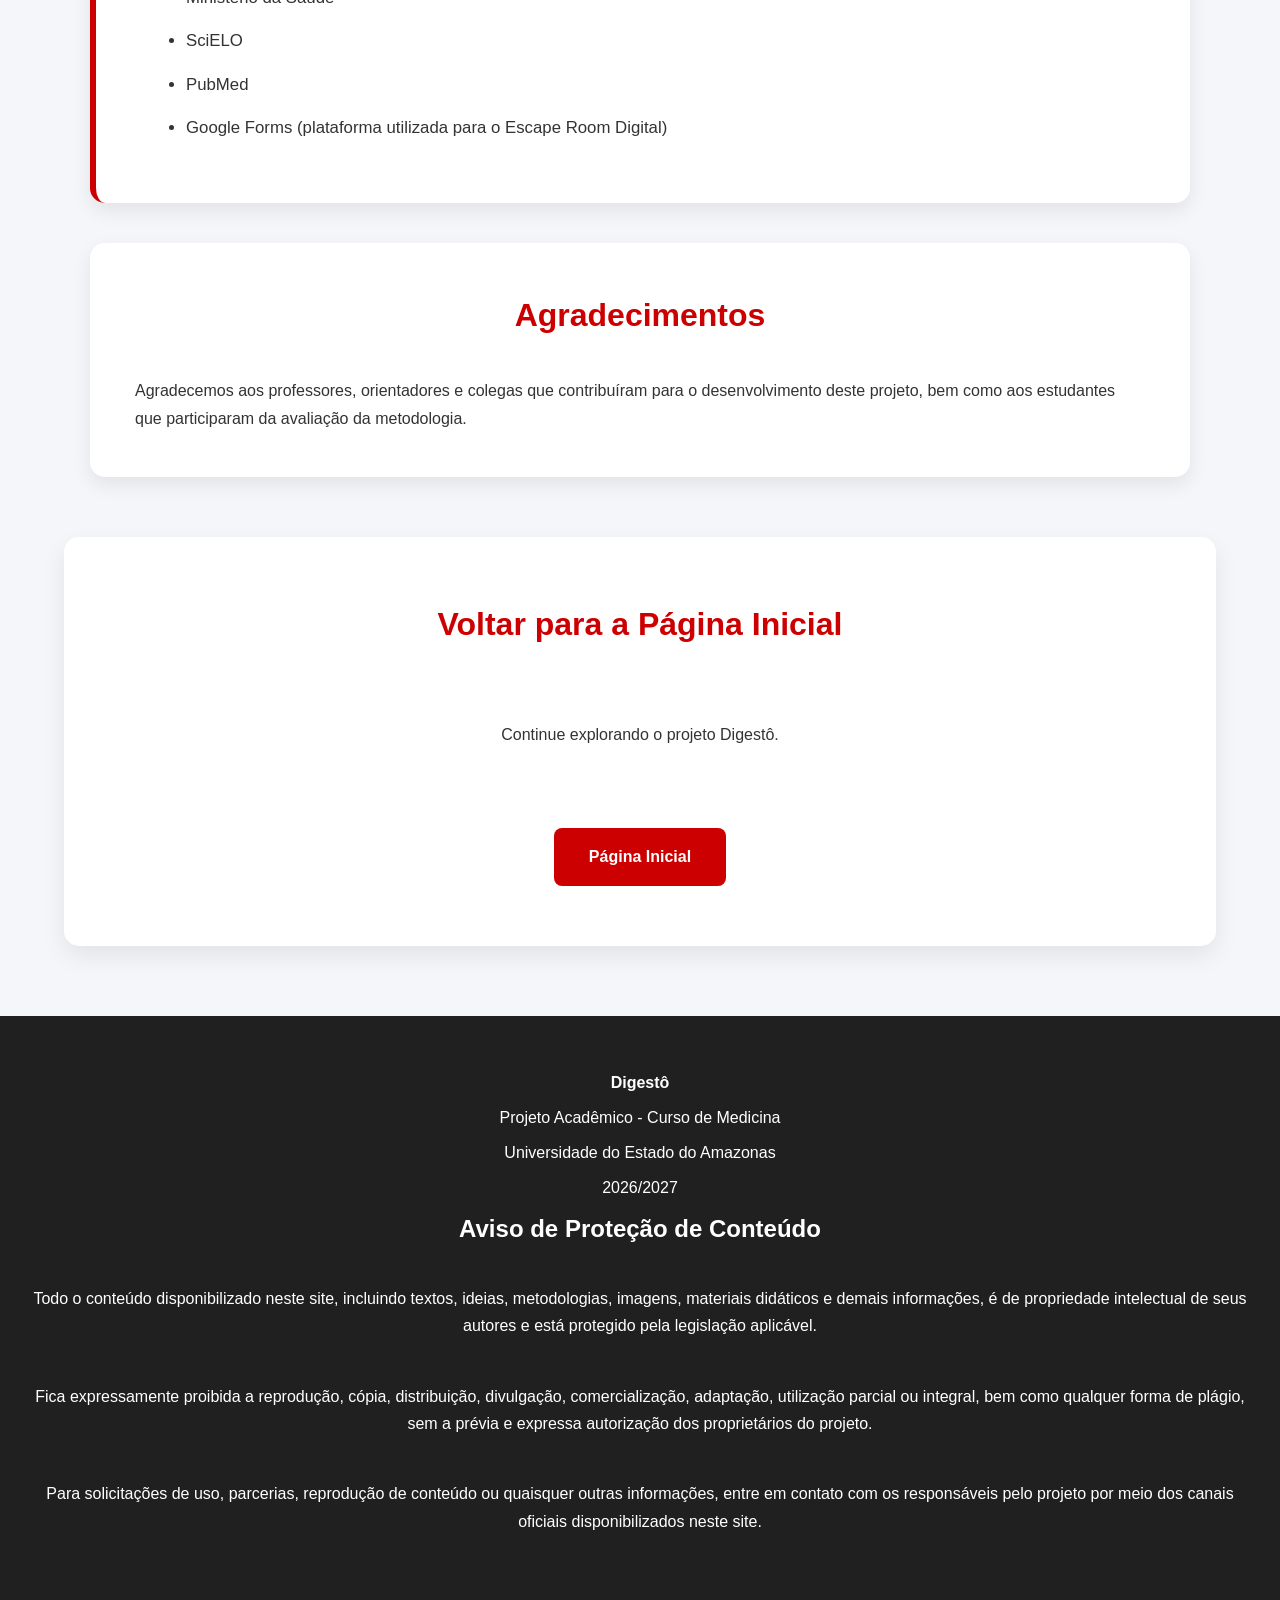
<file: ref.html>
<!DOCTYPE html>
<html lang="pt-BR">

<head>
    <meta charset="UTF-8">
    <meta name="viewport" content="width=device-width, initial-scale=1.0">

    <link rel="shortcut icon" href="./img/logo2.png" type="image/x-icon">
    <link rel="stylesheet" href="css/style.css">

    <title>Digestô</title>

</head>

<body>

    <!-- ================= HEADER ================= -->

    <div class="header">

        <img src="./img/logo1.png" alt="Logo Digestô">

        <div id="idmenu">

    <a href="index.html">Home</a>

    <a href="projeto.html">Projeto</a>

    <a href="pesquisa.html">Pesquisa</a>

    <a href="ref.html">Referências</a>

        </div>

    </div>

    <!-- ================= TÍTULO ================= -->

    <div class="hero pequeno">

        <h1>Referências Bibliográficas</h1>

        <p>
            As informações utilizadas no desenvolvimento do projeto
            Digestô foram baseadas em livros, artigos científicos e
            materiais acadêmicos confiáveis.
        </p>

    </div>

    <!-- ================= REFERÊNCIAS ================= -->

    <div class="content">

        <h1>Livros</h1>

        <p>
            MOORE, Keith L.; DALLEY, Arthur F.; AGUR, Anne M. R.
            <strong>Anatomia Orientada para a Clínica.</strong>
            9. ed. Rio de Janeiro: Guanabara Koogan, 2023.
        </p>

        <p>
            NETTER, Frank H.
            <strong>Atlas de Anatomia Humana.</strong>
            8. ed. Rio de Janeiro: Elsevier, 2023.
        </p>

        <p>
            TORTORA, Gerard J.; DERRICKSON, Bryan.
            <strong>Princípios de Anatomia e Fisiologia.</strong>
            16. ed. Rio de Janeiro: LTC.
        </p>

    </div>

    <!-- ================= ARTIGOS ================= -->

    <div class="importance">

        <h2>Artigos Científicos</h2>

        <p>

            A utilização de tecnologias de informação e comunicação como facilitadora no processo de ensino, aprendizagem e divulgação de conteúdos voltados à Anatomia Humana. In: SILVA, Maria de Fátima da (org.). Educação Contemporânea: tecnologia. Volume 20. Curitiba: Editora Científica Digital, 2021. P. 52–56. DOI: 10.36229/978-65-5866-048-4.CAP.07. 

        </p><br>

        <p>

            BEGER, Aaron W.; HANNAN, Sarah; PATEL, Riya; SWEENEY, Eva M. Virtual escape rooms in anatomy education: case studies from two institutions. Advances in Physiology Education, v. 49, n. 3, p. 621–632, 2025. DOI: https://doi.org/10.1152/advan.00248.2024. 

        </p><br>

        <p>

            COSTA, Pollyana Thays Lameira da; ECHEVARRÍA-GUANILO, Maria Elena; SILVA, Alexsandra Martins da; SANTOS, Simone Vidal; SILVA, Gabriela Machado. A inserção do escape room na graduação em enfermagem: revisão integrativa. SciELO Preprints, 2024. DOI: 10.1590/SciELOPreprints.8191. 

        </p><br>

        <p>

            HOLAN, George; ASRI, Rijul; YADAV, Abhishek; TRABA, Christin; CHEN, Sophia; GRACHAN, Jeremy J. Escape room activity to teach head and neck anatomy. MedEdPORTAL, v. 21, p. 11494, 2025. DOI: https://doi.org/10.15766/mep_2374-8265.11494. 

        </p><br>

    </div>

    <!-- ================= SITES ================= -->

    <div class="content">

        <h1>Sites Consultados</h1>

        <ul>

            <li>
                Biblioteca Virtual em Saúde (BVS)
            </li>

            <li>
                Ministério da Saúde
            </li>

            <li>
                SciELO
            </li>

            <li>
                PubMed
            </li>

            <li>
                Google Forms (plataforma utilizada para o Escape Room Digital)
            </li>

        </ul>

    </div>

    <!-- ================= AGRADECIMENTOS ================= -->

    <div class="importance">

        <h2>Agradecimentos</h2>

        <p>

            Agradecemos aos professores, orientadores e colegas que
            contribuíram para o desenvolvimento deste projeto, bem como
            aos estudantes que participaram da avaliação da metodologia.

        </p>

    </div>

    <!-- ================= VOLTAR ================= -->

    <div class="hero final">

        <h2>Voltar para a Página Inicial</h2>

        <p>
            Continue explorando o projeto Digestô.
        </p>

        <a href="index.html" class="btnForms">

            Página Inicial

        </a>

    </div>

    <!-- ================= FOOTER ================= -->

    <div class="footer">

        <p><strong>Digestô</strong></p>

        <p>Projeto Acadêmico - Curso de Medicina</p>

        <p>Universidade do Estado do Amazonas</p>

        <p>2026/2027</p>

        <h2>Aviso de Proteção de Conteúdo </h2><br>

        <p>Todo o conteúdo disponibilizado neste site, incluindo textos, ideias, metodologias, imagens, materiais didáticos e demais informações, é de propriedade intelectual de seus autores e está protegido pela legislação aplicável. </p><br>

        <p>Fica expressamente proibida a reprodução, cópia, distribuição, divulgação, comercialização, adaptação, utilização parcial ou integral, bem como qualquer forma de plágio, sem a prévia e expressa autorização dos proprietários do projeto. </p><br>

        <p>Para solicitações de uso, parcerias, reprodução de conteúdo ou quaisquer outras informações, entre em contato com os responsáveis pelo projeto por meio dos canais oficiais disponibilizados neste site. </p><br

    </div>

</body>

</html>
</file>
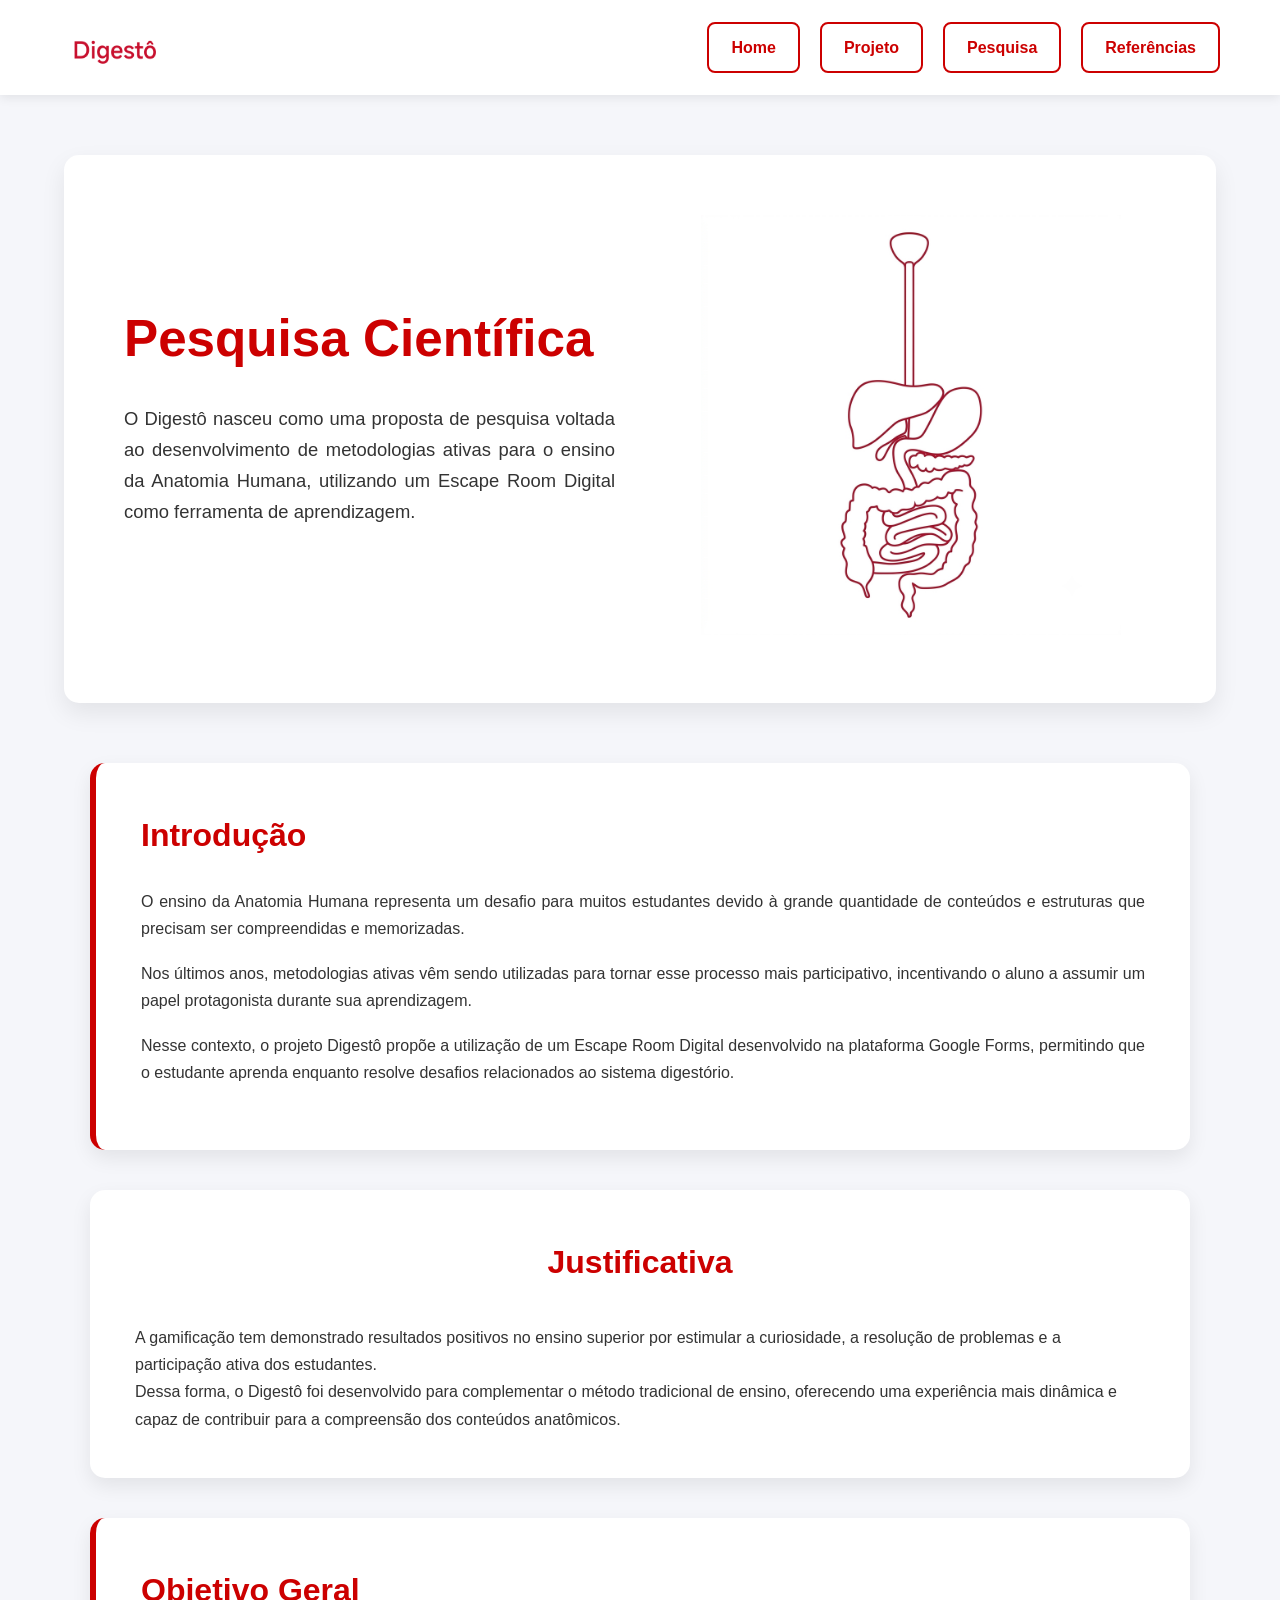
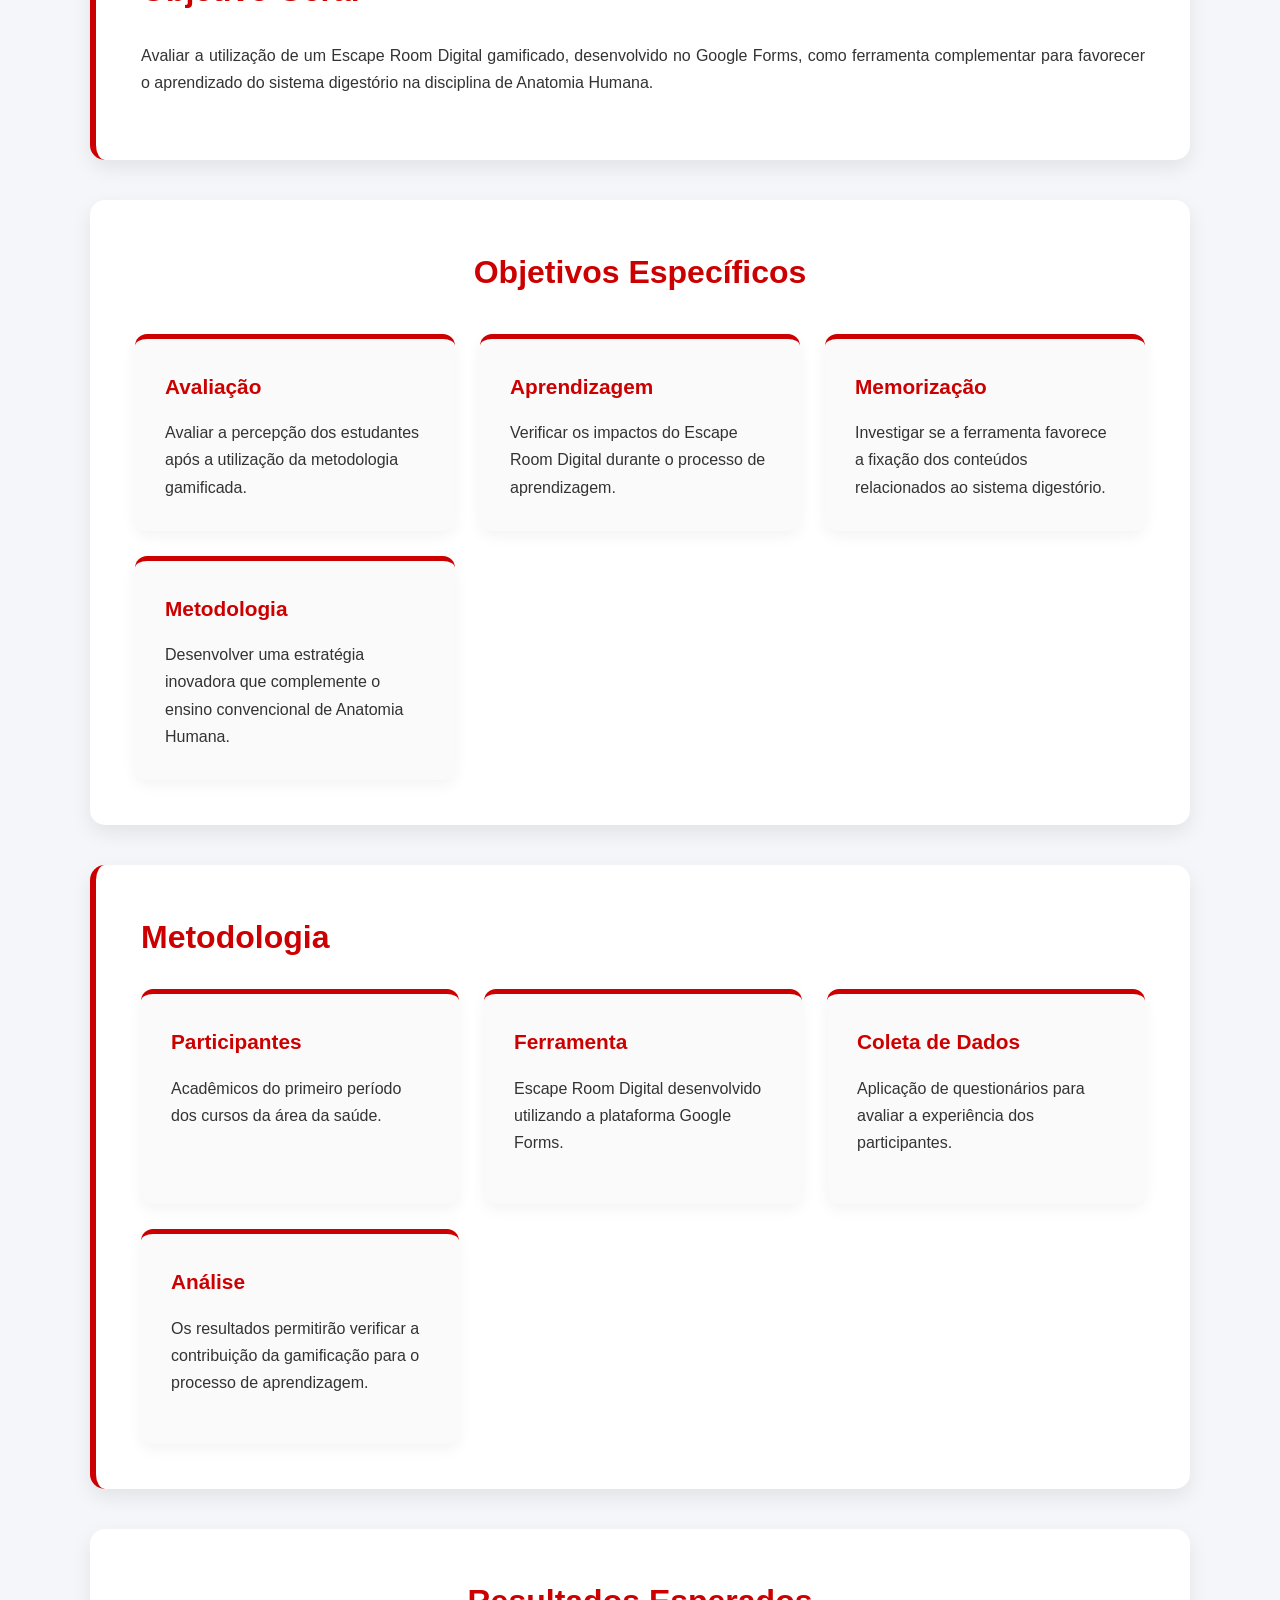
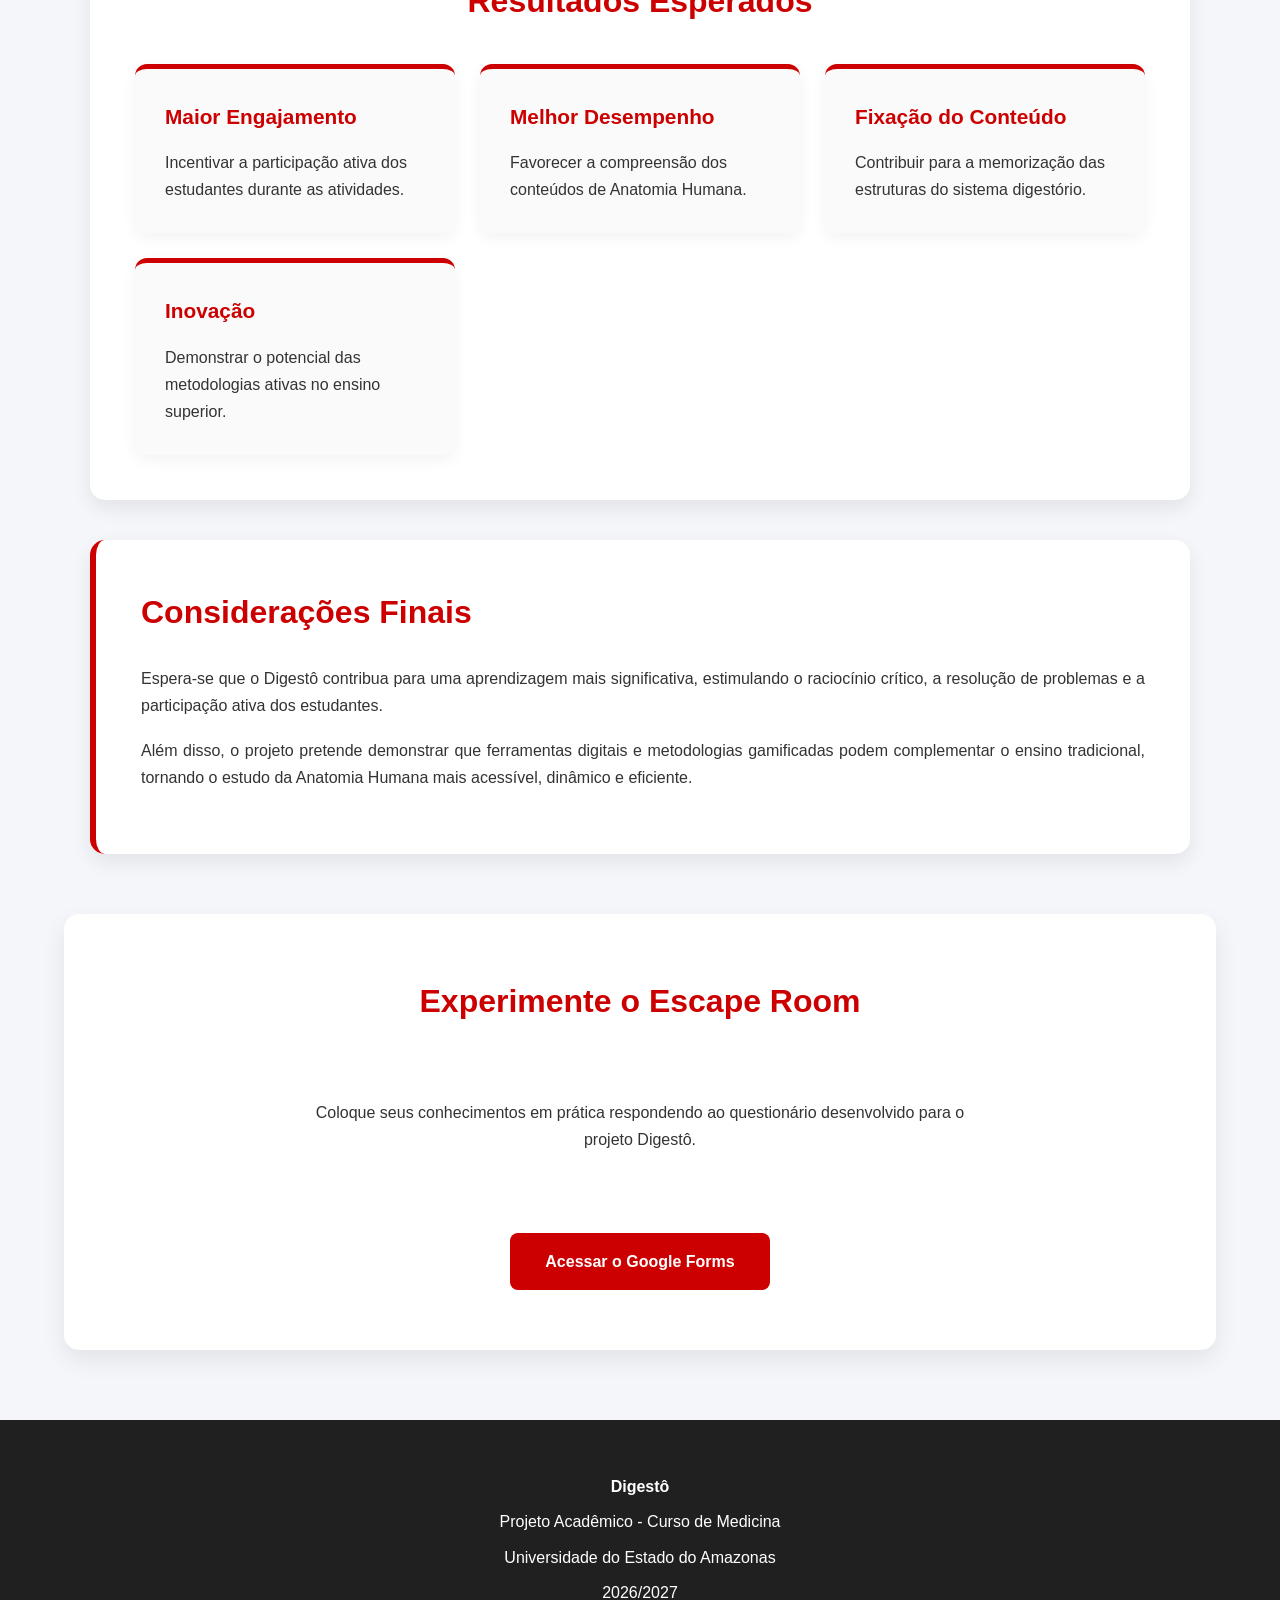
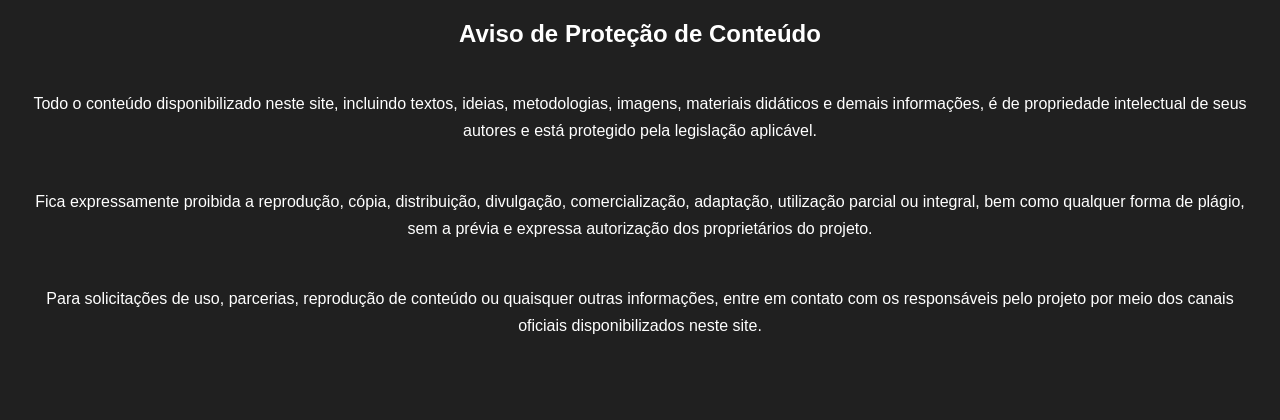
<file: main/pesquisa.html>
<!DOCTYPE html>
<html lang="pt-BR">

<head>

    <meta charset="UTF-8">
    <meta name="viewport" content="width=device-width, initial-scale=1.0">

    <link rel="shortcut icon" href="../img/logo2.png" type="image/x-icon">
    <link rel="stylesheet" href="../css/style.css">

    <title>Digestô</title>

</head>

<body>

    <!-- ================= HEADER ================= -->

    <div class="header">

        <img src="../img/logo1.png" alt="Logo Digestô">

        <div id="idmenu">

    <a href="index.html">Home</a>

    <a href="projeto.html">Projeto</a>

    <a href="pesquisa.html">Pesquisa</a>

    <a href="ref.html">Referências</a>

        </div>

    </div>

    <!-- ================= HERO ================= -->

    <div class="hero">

        <div class="heroText">

            <h1>Pesquisa Científica</h1>

            <p>

                O Digestô nasceu como uma proposta de pesquisa voltada ao
                desenvolvimento de metodologias ativas para o ensino da
                Anatomia Humana, utilizando um Escape Room Digital como
                ferramenta de aprendizagem.

            </p>

        </div>

        <div class="heroImage">

            <img src="../img/sistema2.png" alt="Pesquisa">

        </div>

    </div>

    <!-- ================= INTRODUÇÃO ================= -->

    <div class="content">

        <h1>Introdução</h1>

        <p>

            O ensino da Anatomia Humana representa um desafio para muitos
            estudantes devido à grande quantidade de conteúdos e estruturas
            que precisam ser compreendidas e memorizadas.

        </p>

        <p>

            Nos últimos anos, metodologias ativas vêm sendo utilizadas para
            tornar esse processo mais participativo, incentivando o aluno a
            assumir um papel protagonista durante sua aprendizagem.

        </p>

        <p>

            Nesse contexto, o projeto Digestô propõe a utilização de um
            Escape Room Digital desenvolvido na plataforma Google Forms,
            permitindo que o estudante aprenda enquanto resolve desafios
            relacionados ao sistema digestório.

        </p>

    </div>

    <!-- ================= JUSTIFICATIVA ================= -->

    <div class="importance">

        <h2>Justificativa</h2>

        <p>

            A gamificação tem demonstrado resultados positivos no ensino
            superior por estimular a curiosidade, a resolução de problemas
            e a participação ativa dos estudantes.

        </p>

        <p>

            Dessa forma, o Digestô foi desenvolvido para complementar o
            método tradicional de ensino, oferecendo uma experiência mais
            dinâmica e capaz de contribuir para a compreensão dos conteúdos
            anatômicos.

        </p>

    </div>

    <!-- ================= OBJETIVO GERAL ================= -->

    <div class="content">

        <h1>Objetivo Geral</h1>

        <p>

            Avaliar a utilização de um Escape Room Digital gamificado,
            desenvolvido no Google Forms, como ferramenta complementar para
            favorecer o aprendizado do sistema digestório na disciplina de
            Anatomia Humana.

        </p>

    </div>

    <!-- ================= OBJETIVOS ESPECÍFICOS ================= -->

    <div class="importance">

        <h2>Objetivos Específicos</h2>

        <div class="cards">

            <div class="card">

                <h3>Avaliação</h3>

                <p>

                    Avaliar a percepção dos estudantes após a utilização da
                    metodologia gamificada.

                </p>

            </div>

            <div class="card">

                <h3>Aprendizagem</h3>

                <p>

                    Verificar os impactos do Escape Room Digital durante o
                    processo de aprendizagem.

                </p>

            </div>

            <div class="card">

                <h3>Memorização</h3>

                <p>

                    Investigar se a ferramenta favorece a fixação dos
                    conteúdos relacionados ao sistema digestório.

                </p>

            </div>

            <div class="card">

                <h3>Metodologia</h3>

                <p>

                    Desenvolver uma estratégia inovadora que complemente o
                    ensino convencional de Anatomia Humana.

                </p>

            </div>

        </div>

    </div>

    <!-- ================= METODOLOGIA ================= -->

    <div class="content">

        <h1>Metodologia</h1>

        <div class="cards">

            <div class="card">

                <h3>Participantes</h3>

                <p>

                    Acadêmicos do primeiro período dos cursos da área da
                    saúde.

                </p>

            </div>

            <div class="card">

                <h3>Ferramenta</h3>

                <p>

                    Escape Room Digital desenvolvido utilizando a
                    plataforma Google Forms.

                </p>

            </div>

            <div class="card">

                <h3>Coleta de Dados</h3>

                <p>

                    Aplicação de questionários para avaliar a experiência
                    dos participantes.

                </p>

            </div>

            <div class="card">

                <h3>Análise</h3>

                <p>

                    Os resultados permitirão verificar a contribuição da
                    gamificação para o processo de aprendizagem.

                </p>

            </div>

        </div>

    </div>

    <!-- ================= RESULTADOS ESPERADOS ================= -->

    <div class="importance">

        <h2>Resultados Esperados</h2>

        <div class="cards">

            <div class="card">

                <h3>Maior Engajamento</h3>

                <p>

                    Incentivar a participação ativa dos estudantes durante
                    as atividades.

                </p>

            </div>

            <div class="card">

                <h3>Melhor Desempenho</h3>

                <p>

                    Favorecer a compreensão dos conteúdos de Anatomia
                    Humana.

                </p>

            </div>

            <div class="card">

                <h3>Fixação do Conteúdo</h3>

                <p>

                    Contribuir para a memorização das estruturas do sistema
                    digestório.

                </p>

            </div>

            <div class="card">

                <h3>Inovação</h3>

                <p>

                    Demonstrar o potencial das metodologias ativas no
                    ensino superior.

                </p>

            </div>

        </div>

    </div>

    <!-- ================= CONCLUSÃO ================= -->

    <div class="content">

        <h1>Considerações Finais</h1>

        <p>

            Espera-se que o Digestô contribua para uma aprendizagem mais
            significativa, estimulando o raciocínio crítico, a resolução
            de problemas e a participação ativa dos estudantes.

        </p>

        <p>

            Além disso, o projeto pretende demonstrar que ferramentas
            digitais e metodologias gamificadas podem complementar o
            ensino tradicional, tornando o estudo da Anatomia Humana mais
            acessível, dinâmico e eficiente.

        </p>

    </div>

    <!-- ================= BOTÃO ================= -->

    <div class="hero final">

        <h2>Experimente o Escape Room</h2>

        <p>

            Coloque seus conhecimentos em prática respondendo ao
            questionário desenvolvido para o projeto Digestô.

        </p>

        <a href="https://docs.google.com/forms/d/e/1FAIpQLSc3nUgdeK5SxL0E9OkEHzzkFjQaqzySazWcM-_DvgQc0S_dGA/viewform?usp=dialog"
           target="_blank"
           class="btnForms">

            Acessar o Google Forms

        </a>

    </div>

    <!-- ================= FOOTER ================= -->

    <div class="footer">

        <p><strong>Digestô</strong></p>

        <p>Projeto Acadêmico - Curso de Medicina</p>

        <p>Universidade do Estado do Amazonas</p>

        <p>2026/2027</p>

        <h2>Aviso de Proteção de Conteúdo </h2><br>

        <p>Todo o conteúdo disponibilizado neste site, incluindo textos, ideias, metodologias, imagens, materiais didáticos e demais informações, é de propriedade intelectual de seus autores e está protegido pela legislação aplicável. </p><br>

        <p>Fica expressamente proibida a reprodução, cópia, distribuição, divulgação, comercialização, adaptação, utilização parcial ou integral, bem como qualquer forma de plágio, sem a prévia e expressa autorização dos proprietários do projeto. </p><br>

        <p>Para solicitações de uso, parcerias, reprodução de conteúdo ou quaisquer outras informações, entre em contato com os responsáveis pelo projeto por meio dos canais oficiais disponibilizados neste site. </p><br


    </div>

</body>

</html>
</file>
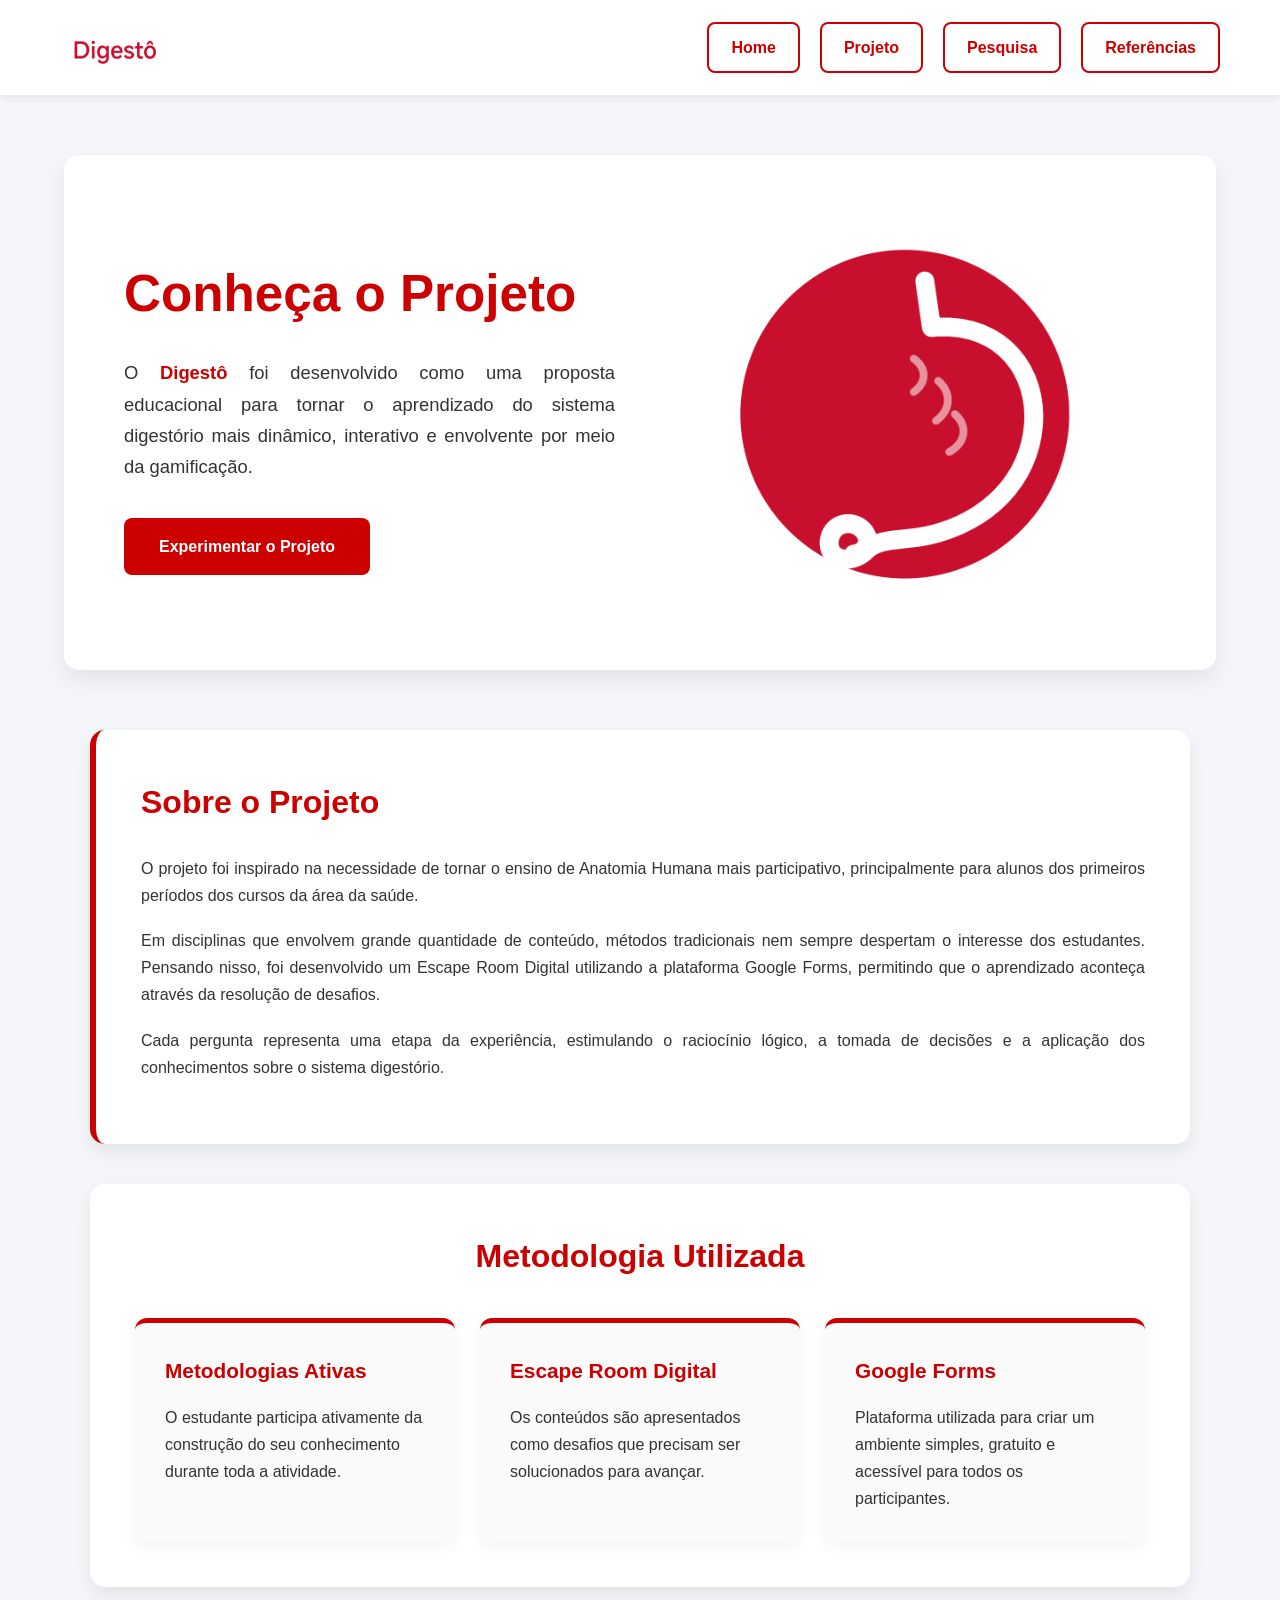
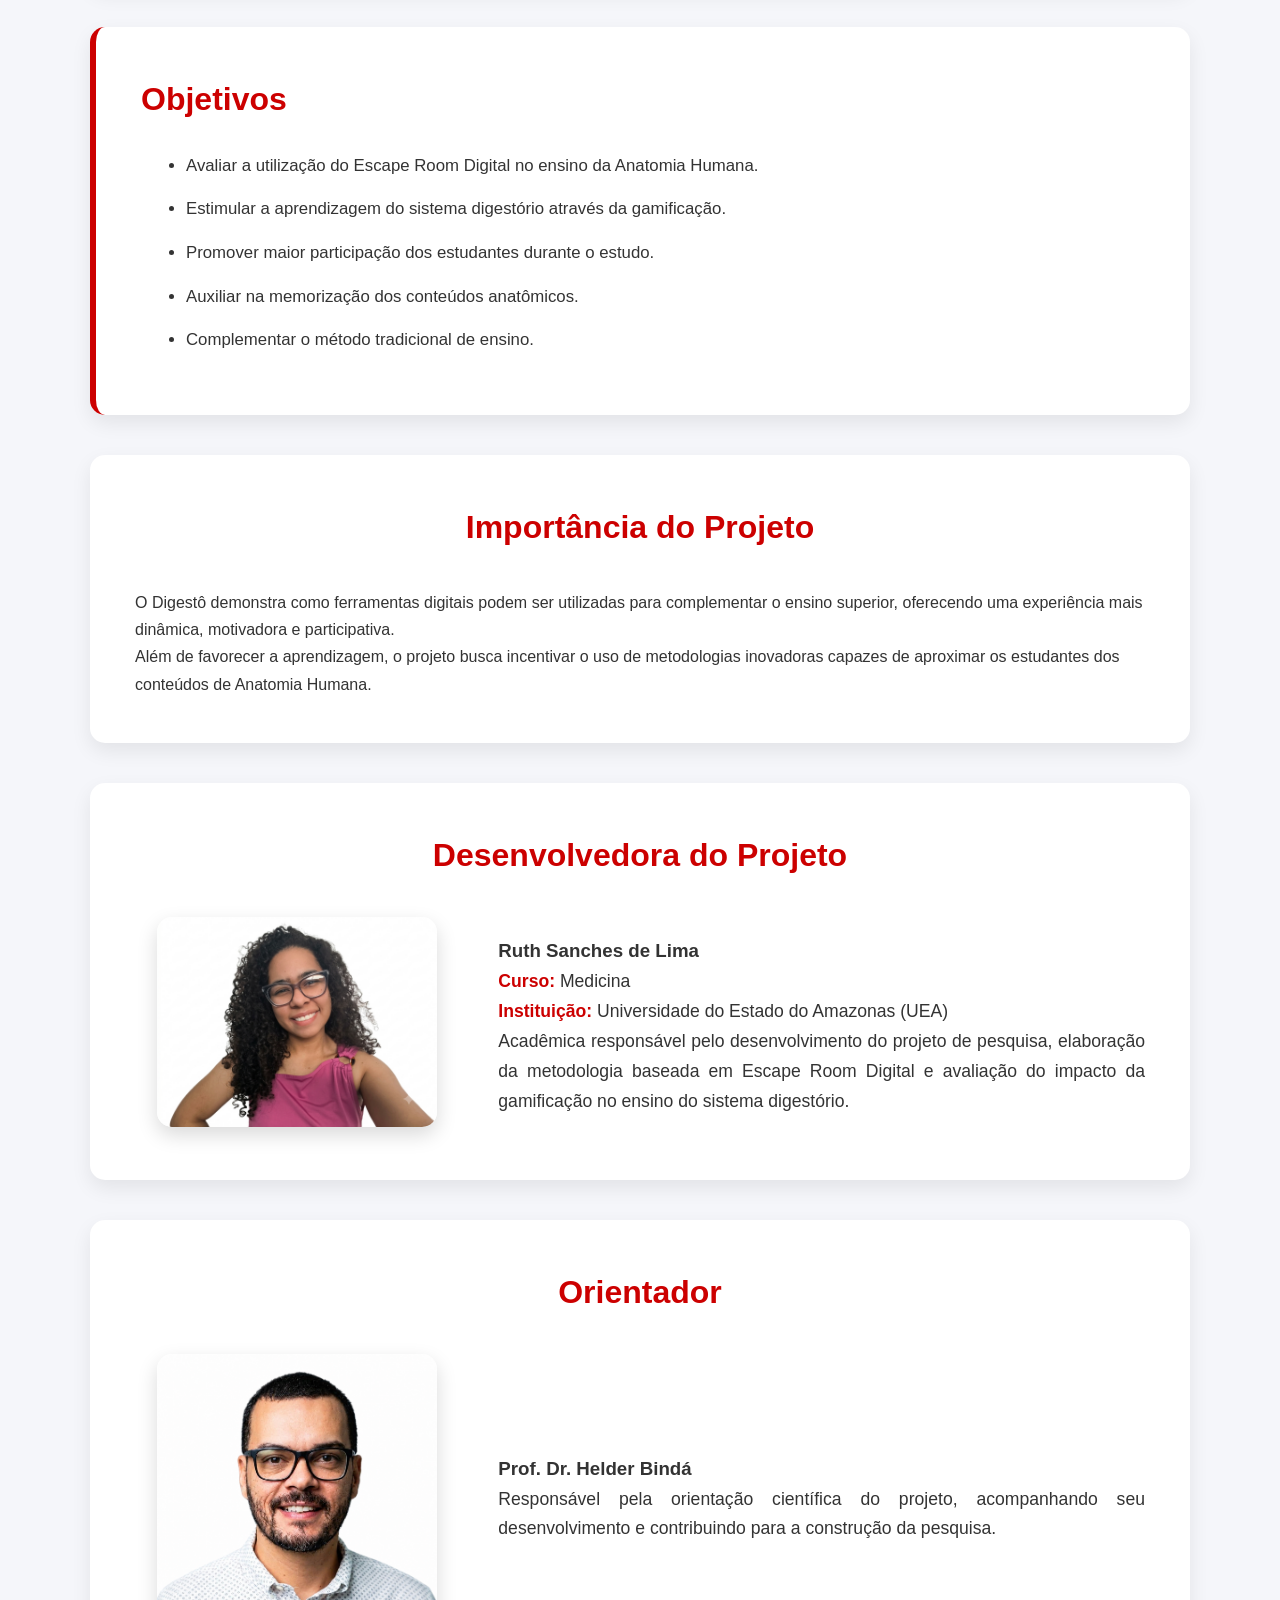
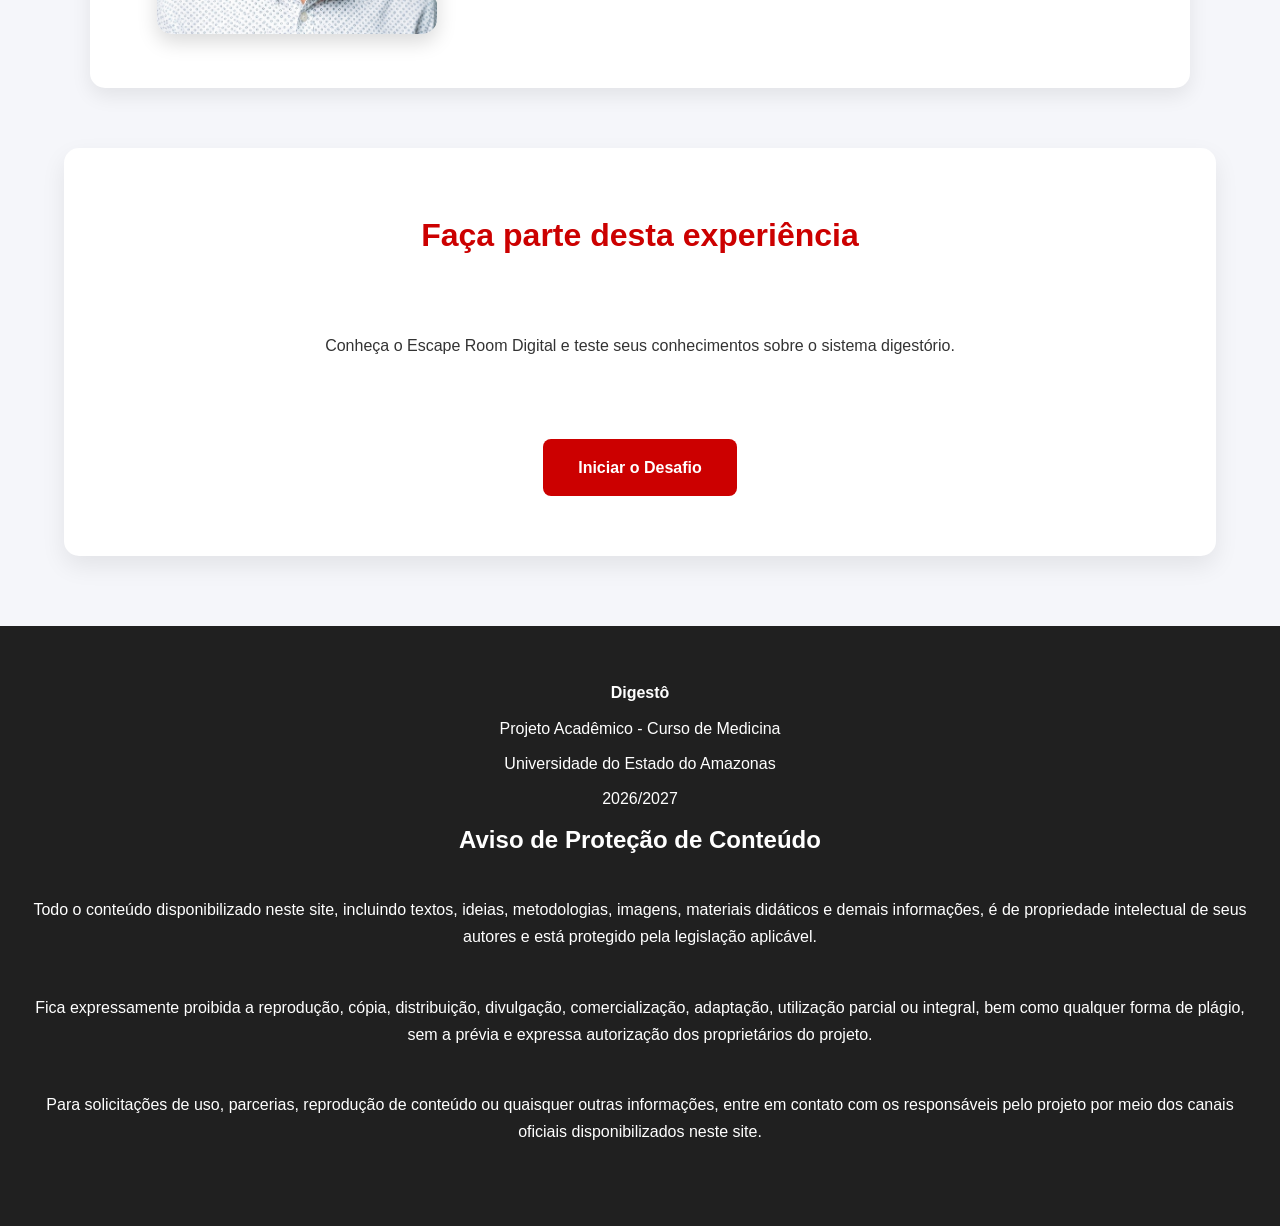
<file: main/projeto.html>
<!DOCTYPE html>
<html lang="pt-BR">

<head>

    <meta charset="UTF-8">
    <meta name="viewport" content="width=device-width, initial-scale=1.0">

    <link rel="shortcut icon" href="../img/logo2.png" type="image/x-icon">
    <link rel="stylesheet" href="../css/style.css">

    <title>Digestô</title>

</head>

<body>

    <!-- HEADER -->

    <div class="header">

        <img src="../img/logo1.png" alt="Logo">

        <div id="idmenu">

    <a href="index.html">Home</a>

    <a href="projeto.html">Projeto</a>

    <a href="pesquisa.html">Pesquisa</a>

    <a href="ref.html">Referências</a>

        </div>

    </div>

    <!-- APRESENTAÇÃO -->

    <div class="hero">

        <div class="heroText">

            <h1>Conheça o Projeto</h1>

            <p>

                O <strong>Digestô</strong> foi desenvolvido como uma proposta
                educacional para tornar o aprendizado do sistema digestório
                mais dinâmico, interativo e envolvente por meio da
                gamificação.

            </p>

            <a href="https://docs.google.com/forms/d/e/1FAIpQLSc3nUgdeK5SxL0E9OkEHzzkFjQaqzySazWcM-_DvgQc0S_dGA/viewform?usp=dialog" class="btnForms" target="_blank">
                Experimentar o Projeto
            </a>

        </div>

        <div class="heroImage">

            <img src="../img/logo2.png" alt="Sistema Digestório">

        </div>

    </div>

    <!-- SOBRE -->

    <div class="content">

        <h1>Sobre o Projeto</h1>

        <p>

            O projeto foi inspirado na necessidade de tornar o ensino de
            Anatomia Humana mais participativo, principalmente para alunos
            dos primeiros períodos dos cursos da área da saúde.

        </p>

        <p>

            Em disciplinas que envolvem grande quantidade de conteúdo,
            métodos tradicionais nem sempre despertam o interesse dos
            estudantes. Pensando nisso, foi desenvolvido um Escape Room
            Digital utilizando a plataforma Google Forms, permitindo que o
            aprendizado aconteça através da resolução de desafios.

        </p>

        <p>

            Cada pergunta representa uma etapa da experiência, estimulando
            o raciocínio lógico, a tomada de decisões e a aplicação dos
            conhecimentos sobre o sistema digestório.

        </p>

    </div>

    <!-- METODOLOGIA -->

    <div class="importance">

        <h2>Metodologia Utilizada</h2>

        <div class="cards">

            <div class="card">

                <h3>Metodologias Ativas</h3>

                <p>

                    O estudante participa ativamente da construção do seu
                    conhecimento durante toda a atividade.

                </p>

            </div>

            <div class="card">

                <h3>Escape Room Digital</h3>

                <p>

                    Os conteúdos são apresentados como desafios que precisam
                    ser solucionados para avançar.

                </p>

            </div>

            <div class="card">

                <h3>Google Forms</h3>

                <p>

                    Plataforma utilizada para criar um ambiente simples,
                    gratuito e acessível para todos os participantes.

                </p>

            </div>

        </div>

    </div>

    <!-- OBJETIVOS -->

    <div class="content">

        <h1>Objetivos</h1>

        <ul>

            <li>Avaliar a utilização do Escape Room Digital no ensino da Anatomia Humana.</li>

            <li>Estimular a aprendizagem do sistema digestório através da gamificação.</li>

            <li>Promover maior participação dos estudantes durante o estudo.</li>

            <li>Auxiliar na memorização dos conteúdos anatômicos.</li>

            <li>Complementar o método tradicional de ensino.</li>

        </ul>

    </div>

    <!-- IMPORTÂNCIA -->

    <div class="importance">

        <h2>Importância do Projeto</h2>

        <p>

            O Digestô demonstra como ferramentas digitais podem ser utilizadas
            para complementar o ensino superior, oferecendo uma experiência
            mais dinâmica, motivadora e participativa.

        </p>

        <p>

            Além de favorecer a aprendizagem, o projeto busca incentivar o uso
            de metodologias inovadoras capazes de aproximar os estudantes dos
            conteúdos de Anatomia Humana.

        </p>

    </div>

    <!-- DESENVOLVEDORA -->

    <div class="importance">

        <h2>Desenvolvedora do Projeto</h2>

        <div class="professor">

            <div class="professorImagem">

                <img src="../img/ruth.png" alt="Ruth">

            </div>

            <div class="professorTexto">

                <h3>Ruth Sanches de Lima</h3>

                <p><strong>Curso:</strong> Medicina</p>

                <p><strong>Instituição:</strong> Universidade do Estado do Amazonas (UEA)</p>

                <p>

                    Acadêmica responsável pelo desenvolvimento do projeto de
                    pesquisa, elaboração da metodologia baseada em Escape Room
                    Digital e avaliação do impacto da gamificação no ensino do
                    sistema digestório.

                </p>

            </div>

        </div>

    </div>

    <!-- ORIENTADOR -->

    <div class="importance">

        <h2>Orientador</h2>

        <div class="professor">

            <div class="professorImagem">

                <img src="../img/professor.png" alt="Professor">

            </div>

            <div class="professorTexto">

                <h3>Prof. Dr. Helder Bindá</h3>

                <p>

                    Responsável pela orientação científica do projeto,
                    acompanhando seu desenvolvimento e contribuindo para a
                    construção da pesquisa.

                </p>

            </div>

        </div>

    </div>

    <!-- FINAL -->

    <div class="hero final">

        <h2>Faça parte desta experiência</h2>

        <p>

            Conheça o Escape Room Digital e teste seus conhecimentos sobre o
            sistema digestório.

        </p>

        <a href="https://docs.google.com/forms/d/e/1FAIpQLSc3nUgdeK5SxL0E9OkEHzzkFjQaqzySazWcM-_DvgQc0S_dGA/viewform?usp=dialog" class="btnForms" target="_blank">

            Iniciar o Desafio

        </a>

    </div>

    <!-- FOOTER -->

    <div class="footer">

        <p><strong>Digestô</strong></p>

        <p>Projeto Acadêmico - Curso de Medicina</p>

        <p>Universidade do Estado do Amazonas</p>

        <p>2026/2027</p>

        <h2>Aviso de Proteção de Conteúdo </h2><br>

        <p>Todo o conteúdo disponibilizado neste site, incluindo textos, ideias, metodologias, imagens, materiais didáticos e demais informações, é de propriedade intelectual de seus autores e está protegido pela legislação aplicável. </p><br>

        <p>Fica expressamente proibida a reprodução, cópia, distribuição, divulgação, comercialização, adaptação, utilização parcial ou integral, bem como qualquer forma de plágio, sem a prévia e expressa autorização dos proprietários do projeto. </p><br>

        <p>Para solicitações de uso, parcerias, reprodução de conteúdo ou quaisquer outras informações, entre em contato com os responsáveis pelo projeto por meio dos canais oficiais disponibilizados neste site. </p><br


    </div>

</body>

</html>
</file>
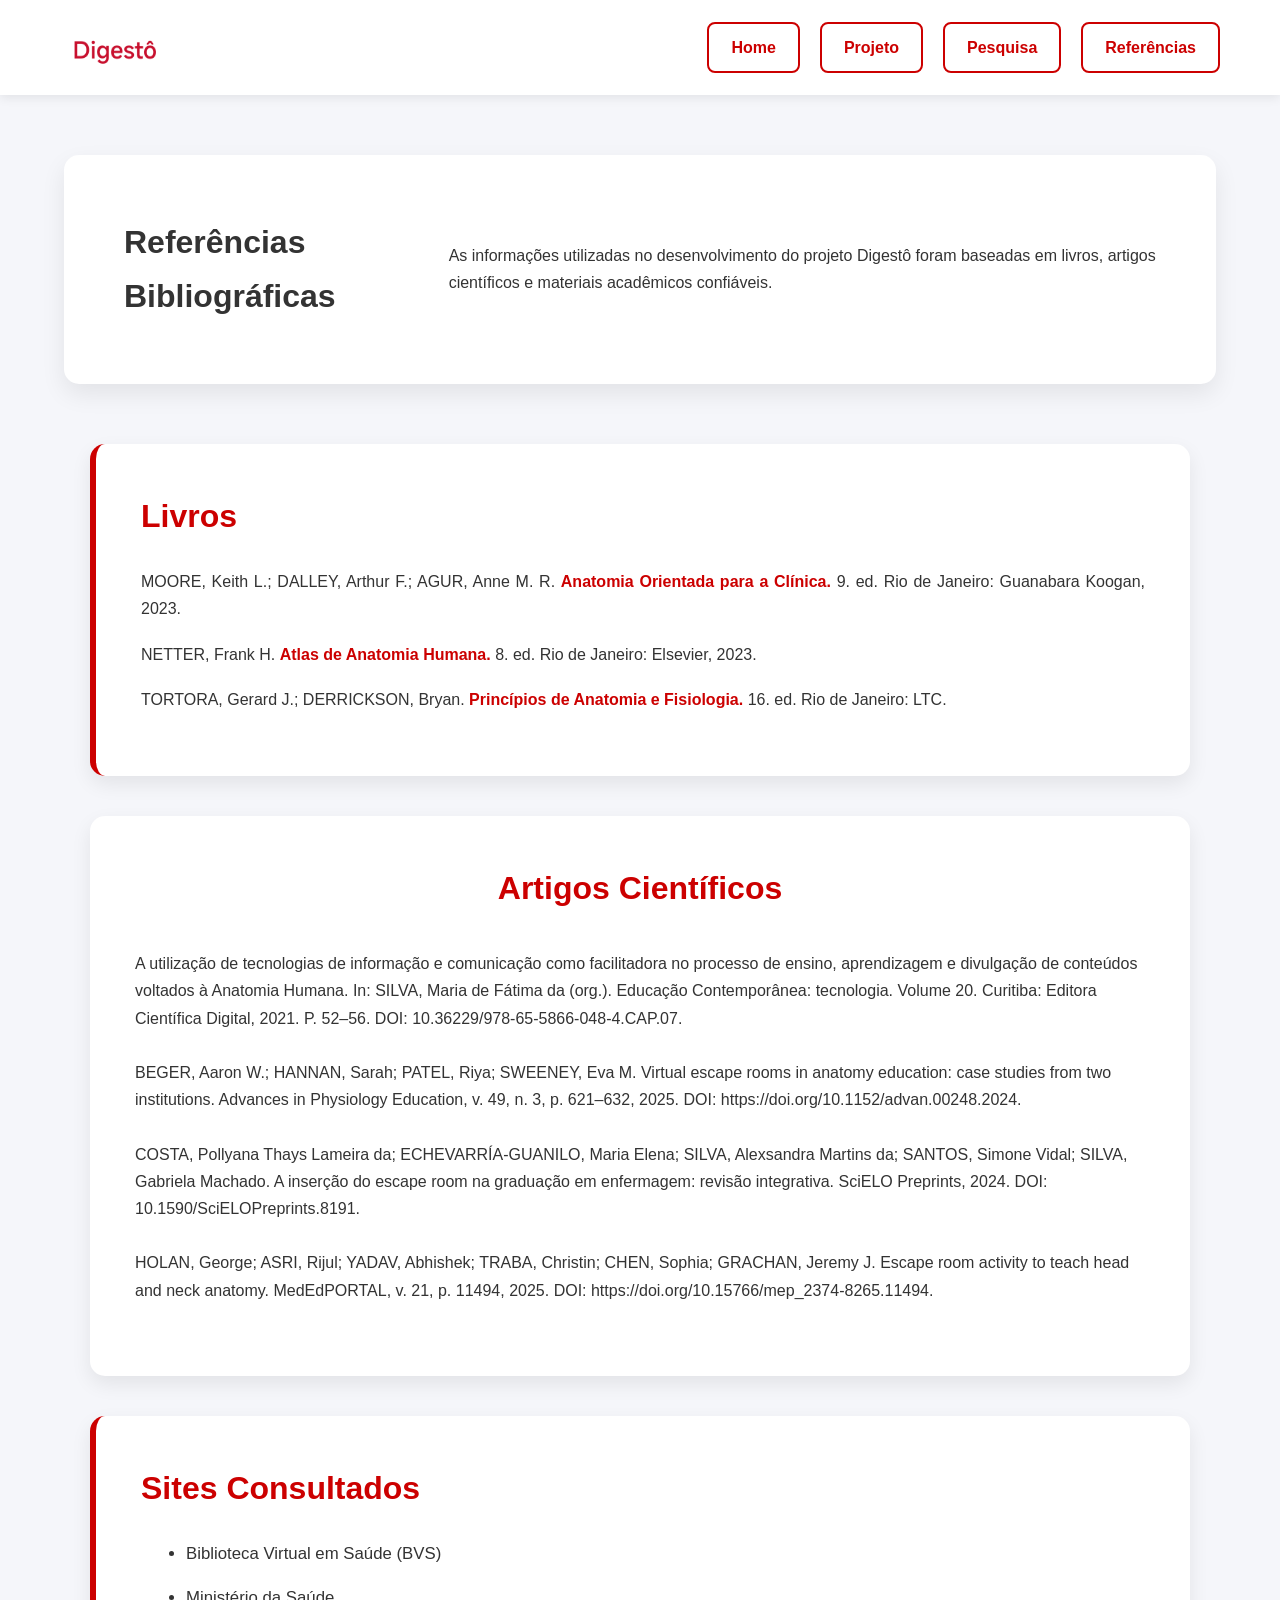
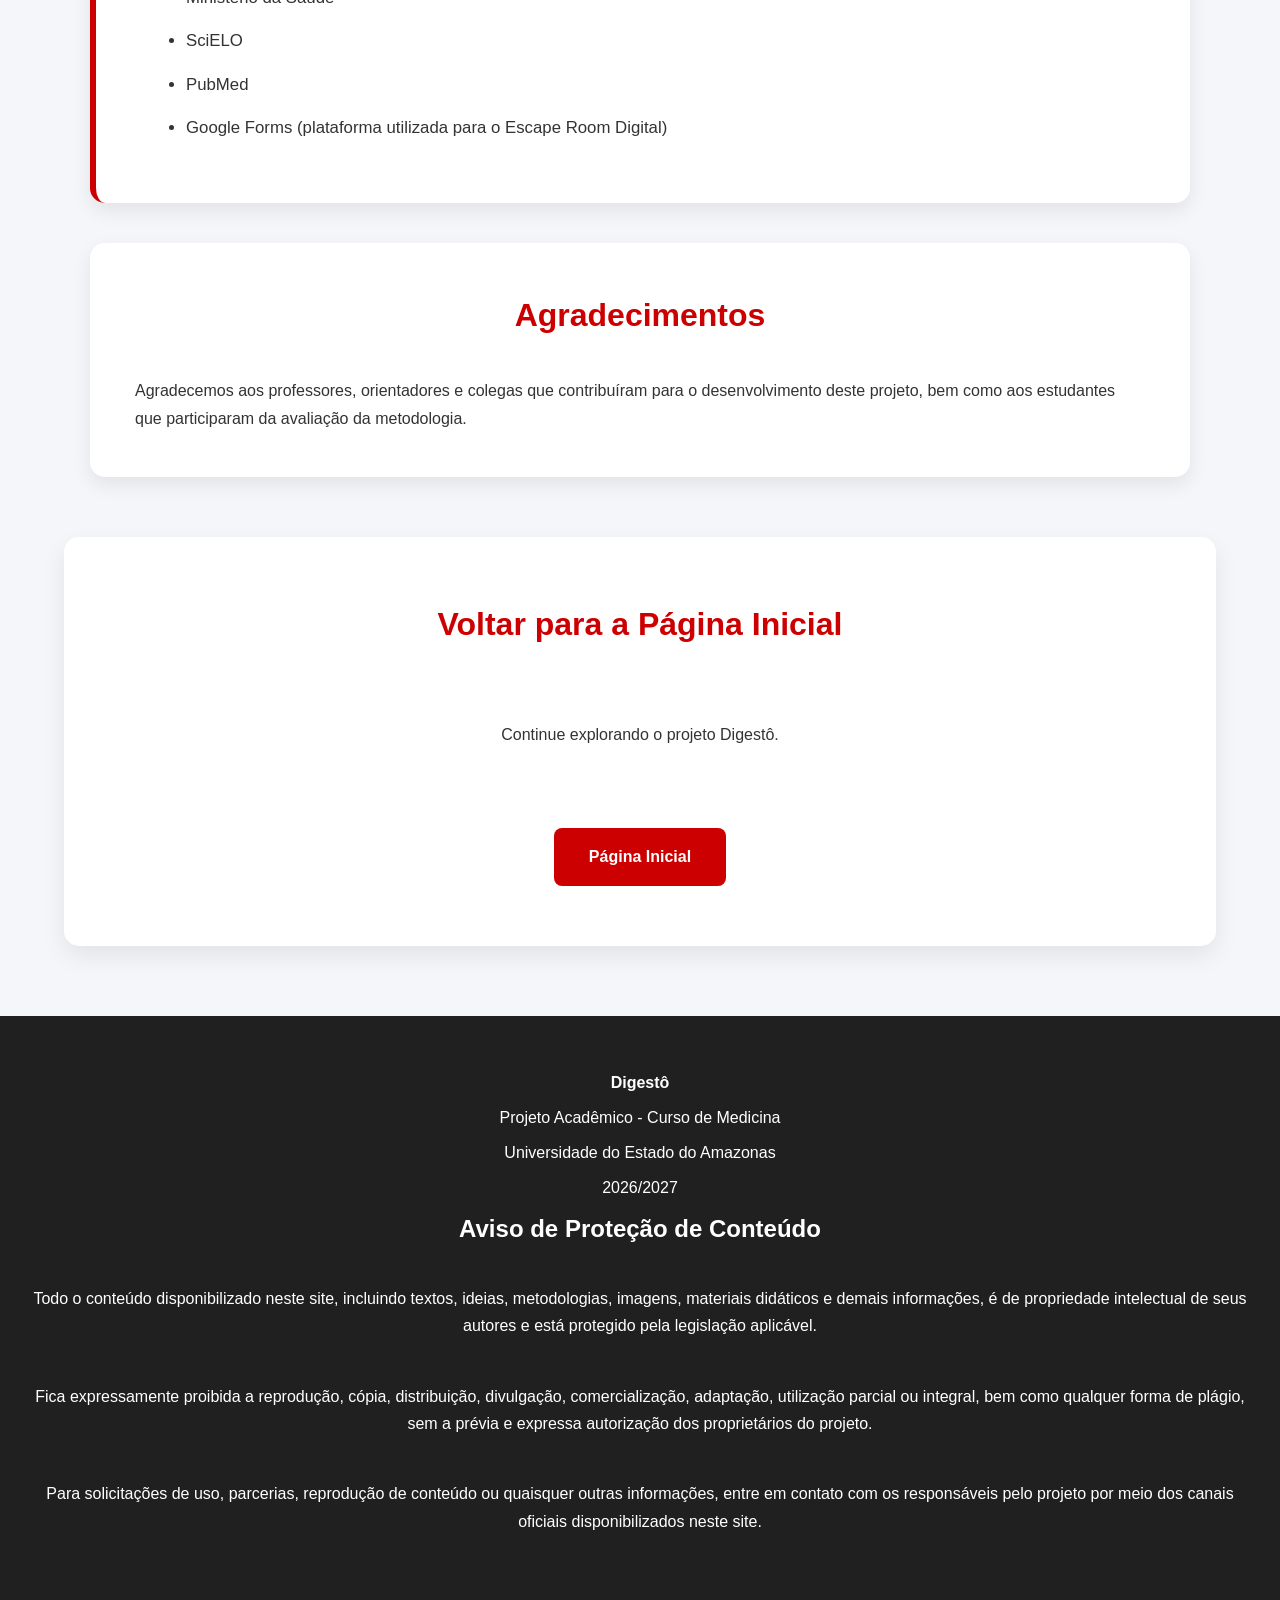
<file: main/ref.html>
<!DOCTYPE html>
<html lang="pt-BR">

<head>
    <meta charset="UTF-8">
    <meta name="viewport" content="width=device-width, initial-scale=1.0">

    <link rel="shortcut icon" href="../img/logo2.png" type="image/x-icon">
    <link rel="stylesheet" href="../css/style.css">

    <title>Digestô</title>

</head>

<body>

    <!-- ================= HEADER ================= -->

    <div class="header">

        <img src="../img/logo1.png" alt="Logo Digestô">

        <div id="idmenu">

    <a href="index.html">Home</a>

    <a href="projeto.html">Projeto</a>

    <a href="pesquisa.html">Pesquisa</a>

    <a href="ref.html">Referências</a>

        </div>

    </div>

    <!-- ================= TÍTULO ================= -->

    <div class="hero pequeno">

        <h1>Referências Bibliográficas</h1>

        <p>
            As informações utilizadas no desenvolvimento do projeto
            Digestô foram baseadas em livros, artigos científicos e
            materiais acadêmicos confiáveis.
        </p>

    </div>

    <!-- ================= REFERÊNCIAS ================= -->

    <div class="content">

        <h1>Livros</h1>

        <p>
            MOORE, Keith L.; DALLEY, Arthur F.; AGUR, Anne M. R.
            <strong>Anatomia Orientada para a Clínica.</strong>
            9. ed. Rio de Janeiro: Guanabara Koogan, 2023.
        </p>

        <p>
            NETTER, Frank H.
            <strong>Atlas de Anatomia Humana.</strong>
            8. ed. Rio de Janeiro: Elsevier, 2023.
        </p>

        <p>
            TORTORA, Gerard J.; DERRICKSON, Bryan.
            <strong>Princípios de Anatomia e Fisiologia.</strong>
            16. ed. Rio de Janeiro: LTC.
        </p>

    </div>

    <!-- ================= ARTIGOS ================= -->

    <div class="importance">

        <h2>Artigos Científicos</h2>

        <p>

            A utilização de tecnologias de informação e comunicação como facilitadora no processo de ensino, aprendizagem e divulgação de conteúdos voltados à Anatomia Humana. In: SILVA, Maria de Fátima da (org.). Educação Contemporânea: tecnologia. Volume 20. Curitiba: Editora Científica Digital, 2021. P. 52–56. DOI: 10.36229/978-65-5866-048-4.CAP.07. 

        </p><br>

        <p>

            BEGER, Aaron W.; HANNAN, Sarah; PATEL, Riya; SWEENEY, Eva M. Virtual escape rooms in anatomy education: case studies from two institutions. Advances in Physiology Education, v. 49, n. 3, p. 621–632, 2025. DOI: https://doi.org/10.1152/advan.00248.2024. 

        </p><br>

        <p>

            COSTA, Pollyana Thays Lameira da; ECHEVARRÍA-GUANILO, Maria Elena; SILVA, Alexsandra Martins da; SANTOS, Simone Vidal; SILVA, Gabriela Machado. A inserção do escape room na graduação em enfermagem: revisão integrativa. SciELO Preprints, 2024. DOI: 10.1590/SciELOPreprints.8191. 

        </p><br>

        <p>

            HOLAN, George; ASRI, Rijul; YADAV, Abhishek; TRABA, Christin; CHEN, Sophia; GRACHAN, Jeremy J. Escape room activity to teach head and neck anatomy. MedEdPORTAL, v. 21, p. 11494, 2025. DOI: https://doi.org/10.15766/mep_2374-8265.11494. 

        </p><br>

    </div>

    <!-- ================= SITES ================= -->

    <div class="content">

        <h1>Sites Consultados</h1>

        <ul>

            <li>
                Biblioteca Virtual em Saúde (BVS)
            </li>

            <li>
                Ministério da Saúde
            </li>

            <li>
                SciELO
            </li>

            <li>
                PubMed
            </li>

            <li>
                Google Forms (plataforma utilizada para o Escape Room Digital)
            </li>

        </ul>

    </div>

    <!-- ================= AGRADECIMENTOS ================= -->

    <div class="importance">

        <h2>Agradecimentos</h2>

        <p>

            Agradecemos aos professores, orientadores e colegas que
            contribuíram para o desenvolvimento deste projeto, bem como
            aos estudantes que participaram da avaliação da metodologia.

        </p>

    </div>

    <!-- ================= VOLTAR ================= -->

    <div class="hero final">

        <h2>Voltar para a Página Inicial</h2>

        <p>
            Continue explorando o projeto Digestô.
        </p>

        <a href="index.html" class="btnForms">

            Página Inicial

        </a>

    </div>

    <!-- ================= FOOTER ================= -->

    <div class="footer">

        <p><strong>Digestô</strong></p>

        <p>Projeto Acadêmico - Curso de Medicina</p>

        <p>Universidade do Estado do Amazonas</p>

        <p>2026/2027</p>

        <h2>Aviso de Proteção de Conteúdo </h2><br>

        <p>Todo o conteúdo disponibilizado neste site, incluindo textos, ideias, metodologias, imagens, materiais didáticos e demais informações, é de propriedade intelectual de seus autores e está protegido pela legislação aplicável. </p><br>

        <p>Fica expressamente proibida a reprodução, cópia, distribuição, divulgação, comercialização, adaptação, utilização parcial ou integral, bem como qualquer forma de plágio, sem a prévia e expressa autorização dos proprietários do projeto. </p><br>

        <p>Para solicitações de uso, parcerias, reprodução de conteúdo ou quaisquer outras informações, entre em contato com os responsáveis pelo projeto por meio dos canais oficiais disponibilizados neste site. </p><br

    </div>

</body>

</html>
</file>
<file: css/style.css>
/* =====================================================
   RESET
===================================================== */

*{
    margin:0;
    padding:0;
    box-sizing:border-box;
}

html{
    scroll-behavior:smooth;
}

body{
    font-family:-apple-system,BlinkMacSystemFont,"Segoe UI",Roboto,Arial,sans-serif;
    background:#f5f6fa;
    color:#333;
    line-height:1.7;
}

/* =====================================================
   HEADER
===================================================== */

.header{
    width:100%;
    background:#ffffff;
    display:flex;
    justify-content:space-between;
    align-items:center;
    padding:15px 60px;
    position:sticky;
    top:0;
    z-index:999;
    box-shadow:0 3px 10px rgba(0,0,0,.08);
}

.header img{
    width:110px;
    transition:.3s;
}

.header img:hover{
    transform:scale(1.05);
}

#idmenu{
    display:flex;
    gap:20px;
}

#idmenu a{

    text-decoration:none;
    color:#cc0000;
    border:2px solid #cc0000;
    padding:10px 22px;
    border-radius:8px;
    font-weight:bold;
    transition:.3s;

}

#idmenu a:hover{

    background:#cc0000;
    color:white;
    transform:translateY(-2px);

}

/* =====================================================
   HERO
===================================================== */

.hero{

    width:90%;
    max-width:1200px;

    margin:60px auto;

    display:flex;
    justify-content:space-between;
    align-items:center;
    gap:50px;

    background:white;

    padding:60px;

    border-radius:15px;

    box-shadow:0 10px 25px rgba(0,0,0,.08);

}

.heroText{

    flex:1;

}

.heroText h1{

    color:#cc0000;

    font-size:3.2rem;

    margin-bottom:20px;

}

.heroText p{

    font-size:1.15rem;

    margin-bottom:35px;

    text-align:justify;

}

.heroImage{

    flex:1;

    text-align:center;

}

.heroImage img{

    max-width:100%;

    width:420px;

}

/* =====================================================
   BOTÃO
===================================================== */

.btnForms{

    display:inline-block;

    text-decoration:none;

    color:white;

    background:#cc0000;

    padding:15px 35px;

    border-radius:8px;

    font-weight:bold;

    transition:.3s;

}

.btnForms:hover{

    background:#990000;

    transform:translateY(-3px);

    box-shadow:0 10px 20px rgba(0,0,0,.2);

}

/* =====================================================
   CONTENT
===================================================== */

.content{

    width:90%;

    max-width:1100px;

    margin:40px auto;

    background:white;

    padding:45px;

    border-radius:15px;

    box-shadow:0 8px 20px rgba(0,0,0,.08);

    border-left:6px solid #cc0000;

}

.content h1{

    color:#cc0000;

    margin-bottom:25px;

    font-size:2rem;

}

.content p{

    margin-bottom:18px;

    text-align:justify;

}

/* =====================================================
   IMPORTANCE
===================================================== */

.importance{

    width:90%;

    max-width:1100px;

    margin:40px auto;

    background:white;

    padding:45px;

    border-radius:15px;

    box-shadow:0 8px 20px rgba(0,0,0,.08);

}

.importance h2{

    color:#cc0000;

    margin-bottom:35px;

    font-size:2rem;

    text-align:center;

}

/* =====================================================
   CARDS
===================================================== */

.cards{

    display:grid;

    grid-template-columns:repeat(auto-fit,minmax(240px,1fr));

    gap:25px;

}

.card{

    background:#fafafa;

    border-radius:12px;

    padding:30px;

    transition:.35s;

    border-top:5px solid #cc0000;

    box-shadow:0 5px 15px rgba(0,0,0,.05);

}

.card:hover{

    transform:translateY(-8px);

    box-shadow:0 12px 30px rgba(0,0,0,.12);

}

.card h3{

    color:#cc0000;

    margin-bottom:15px;

    font-size:1.3rem;

}

.card p{

    text-align:left;

}

/* =====================================================
   LISTAS
===================================================== */

.content ul{

    margin-left:25px;

}

.content li{

    margin-bottom:15px;

    font-size:1.05rem;

}

/* =====================================================
   STRONG
===================================================== */

strong{

    color:#cc0000;

}
/* =====================================================
   PROFESSOR / ORIENTAÇÃO
===================================================== */

.professor{

    display:flex;
    align-items:center;
    justify-content:center;
    gap:40px;
    flex-wrap:wrap;

}

.professorImagem{

    flex:1;
    text-align:center;

}

.professorImagem img{

    width:280px;
    max-width:100%;
    border-radius:15px;
    box-shadow:0 8px 20px rgba(0,0,0,.15);
    transition:.3s;

}

.professorImagem img:hover{

    transform:scale(1.03);

}

.professorTexto{

    flex:2;

}

.professorTexto p{

    text-align:justify;
    font-size:1.1rem;

}

/* =====================================================
   HERO FINAL
===================================================== */

.final{

    flex-direction:column;
    text-align:center;

}

.final h2{

    color:#cc0000;
    font-size:2rem;
    margin-bottom:20px;

}

.final p{

    max-width:700px;
    margin-bottom:30px;
    text-align:center;

}

/* =====================================================
   REFERÊNCIAS
===================================================== */

.content ul{

    padding-left:20px;

}

.content li{

    margin-bottom:15px;

}

/* =====================================================
   FOOTER
===================================================== */

.footer{

    margin-top:70px;

    background:#202020;

    color:white;

    text-align:center;

    padding:45px 20px;

}

.footer p{

    margin:8px 0;

}

.footer strong{

    color:#ffffff;

}

/* =====================================================
   ANIMAÇÕES
===================================================== */

.content,
.importance,
.hero{

    animation:fadeUp .8s ease;

}

@keyframes fadeUp{

    from{

        opacity:0;
        transform:translateY(30px);

    }

    to{

        opacity:1;
        transform:translateY(0);

    }

}

/* =====================================================
   SCROLLBAR
===================================================== */

::-webkit-scrollbar{

    width:10px;

}

::-webkit-scrollbar-track{

    background:#eeeeee;

}

::-webkit-scrollbar-thumb{

    background:#cc0000;
    border-radius:10px;

}

::-webkit-scrollbar-thumb:hover{

    background:#990000;

}

/* =====================================================
   IMAGENS GERAIS
===================================================== */

img{

    max-width:100%;

}

/* =====================================================
   RESPONSIVIDADE
===================================================== */

@media(max-width:992px){

.hero{

    flex-direction:column;
    text-align:center;

}

.heroText h1{

    font-size:2.5rem;

}

.heroText p{

    text-align:center;

}

.professor{

    flex-direction:column;

}

.header{

    padding:15px 30px;

}

}

@media(max-width:768px){

.header{

    flex-direction:column;
    gap:20px;

}

#idmenu{

    flex-wrap:wrap;
    justify-content:center;

}

.hero{

    padding:35px;

}

.heroText h1{

    font-size:2rem;

}

.content,
.importance{

    padding:30px;

}

.card{

    padding:25px;

}

.footer{

    padding:35px 15px;

}

}

@media(max-width:480px){

.heroText h1{

    font-size:1.8rem;

}

.btnForms{

    width:100%;
    text-align:center;

}

.header img{

    width:90px;

}

#idmenu{

    gap:10px;

}

#idmenu a{

    padding:8px 15px;
    font-size:.9rem;

}

.content h1,
.importance h2{

    font-size:1.6rem;

}

}

/* =====================================================
   EFEITOS EXTRAS
===================================================== */

.content:hover,
.importance:hover{

    transform:translateY(-4px);

    transition:.3s;

}

.card h3{

    transition:.3s;

}

.card:hover h3{

    letter-spacing:1px;

}

.btnForms:active{

    transform:scale(.97);

}

/* =====================================================
   IMAGEM DA PÁGINA PESQUISA
===================================================== */

.pesquisaImage{

    display:flex;
    justify-content:center;
    align-items:center;

}

.pesquisaImage img{

    width:600px;
    max-width:none;
    transition:.4s ease;

}

.pesquisaImage img:hover{

    transform:scale(1.03);

}
</file>
